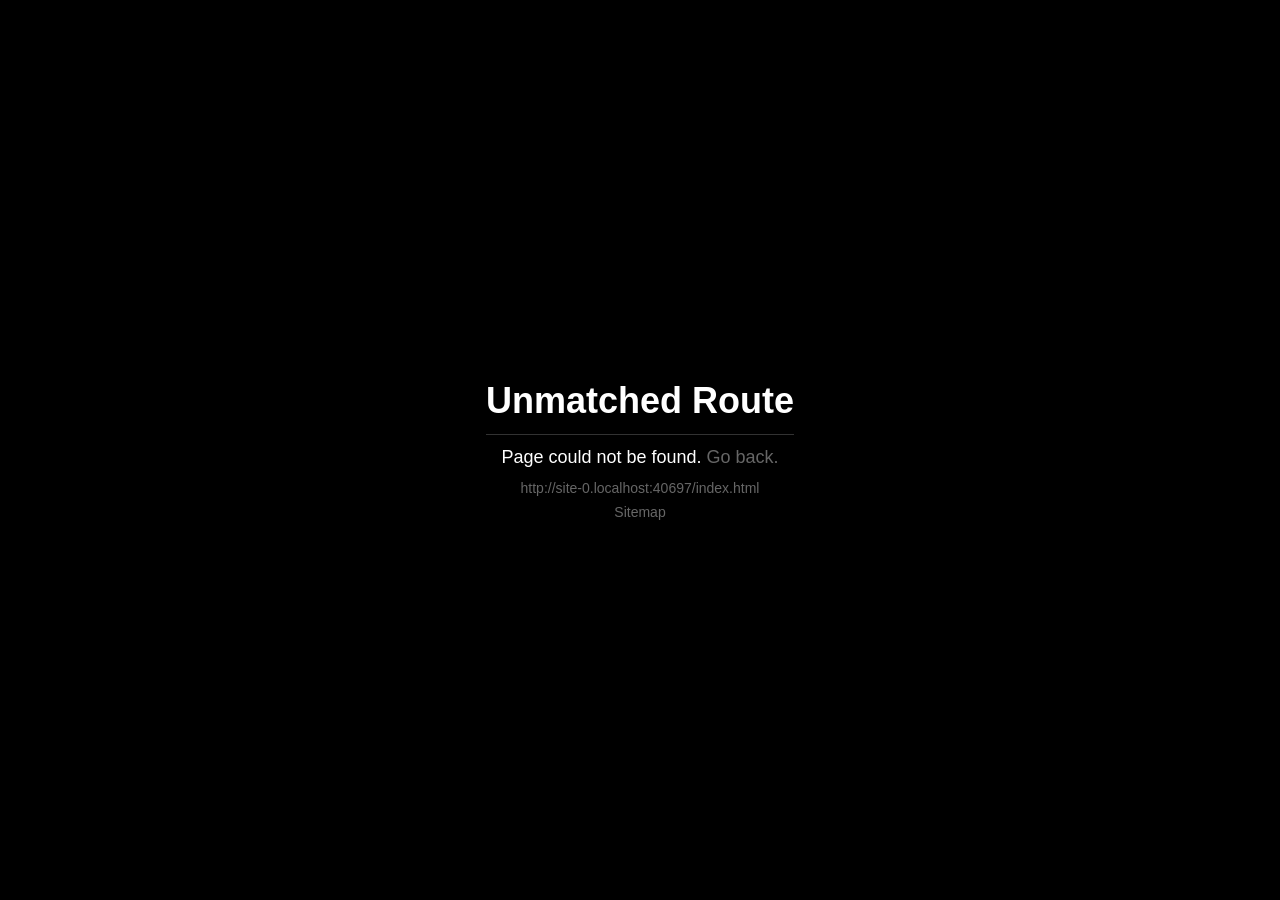
<file: index.html>
<!DOCTYPE html>
<html lang="en">
  <head>
    <meta charset="utf-8" />
    <meta httpEquiv="X-UA-Compatible" content="IE=edge" />
    <meta name="viewport" content="width=device-width, initial-scale=1, shrink-to-fit=no" />
    <title>MeCanIQ</title>
    <!-- The `react-native-web` recommended style reset: https://necolas.github.io/react-native-web/docs/setup/#root-element -->
    <style id="expo-reset">
      /* These styles make the body full-height */
      html,
      body {
        height: 100%;
      }
      /* These styles disable body scrolling if you are using <ScrollView> */
      body {
        overflow: hidden;
      }
      /* These styles make the root element full-height */
      #root {
        display: flex;
        height: 100%;
        flex: 1;
      }
    </style>
  <link rel="shortcut icon" href="/favicon.ico" /></head>

  <body>
    <!-- Use static rendering with Expo Router to support running without JavaScript. -->
    <noscript>
      You need to enable JavaScript to run this app.
    </noscript>
    <!-- The root element for your Expo app. -->
    <div id="root"></div>
  <script src="/_expo/static/js/web/entry-38804f47c1294d4569a61698d8f9b829.js" defer></script>
</body>
</html>
</file>
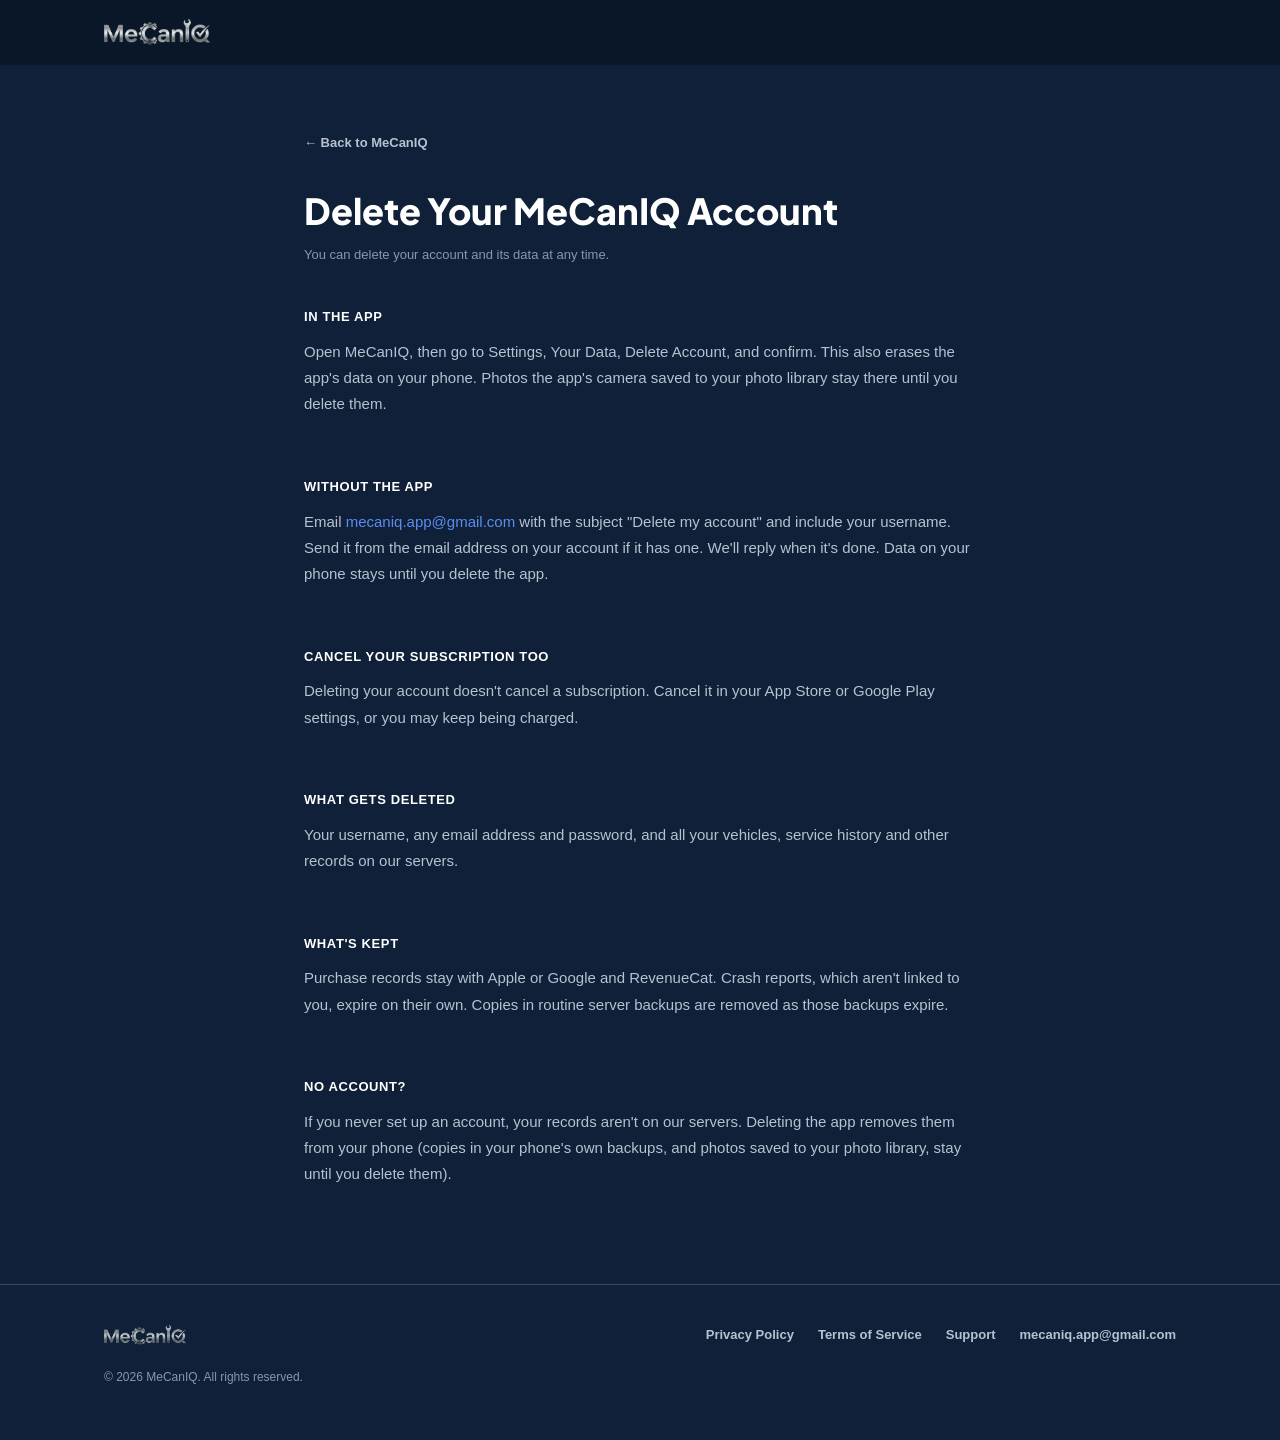
<file: delete-account.html>
<!DOCTYPE html>
<html lang="en">
<head>
<meta charset="UTF-8" />
<meta name="viewport" content="width=device-width, initial-scale=1.0" />
<title>Delete Your Account — MeCanIQ</title>
<meta name="theme-color" content="#0A1526" />
<link rel="icon" href="assets/favicon.png" />
<link rel="apple-touch-icon" href="assets/apple-touch-icon.png" />
<link rel="stylesheet" href="styles.css" />
</head>
<body>

<nav class="nav" id="nav">
  <div class="wrap">
    <a href="index.html"><img src="assets/logo-mark.png" alt="MeCanIQ" class="nav-logo" /></a>
  </div>
</nav>

<main class="legal-page">
  <div class="wrap">
    <a href="index.html" class="legal-back">← Back to MeCanIQ</a>
    <h1 class="legal-title">Delete Your MeCanIQ Account</h1>
    <p class="legal-effective">You can delete your account and its data at any time.</p>

    <div class="legal-body"><strong>In the app</strong>Open MeCanIQ, then go to Settings, Your Data, Delete Account, and confirm. This also erases the app's data on your phone. Photos the app's camera saved to your photo library stay there until you delete them.

<strong>Without the app</strong>Email <a href="mailto:mecaniq.app@gmail.com?subject=Delete%20my%20account">mecaniq.app@gmail.com</a> with the subject "Delete my account" and include your username. Send it from the email address on your account if it has one. We'll reply when it's done. Data on your phone stays until you delete the app.

<strong>Cancel your subscription too</strong>Deleting your account doesn't cancel a subscription. Cancel it in your App Store or Google Play settings, or you may keep being charged.

<strong>What gets deleted</strong>Your username, any email address and password, and all your vehicles, service history and other records on our servers.

<strong>What's kept</strong>Purchase records stay with Apple or Google and RevenueCat. Crash reports, which aren't linked to you, expire on their own. Copies in routine server backups are removed as those backups expire.

<strong>No account?</strong>If you never set up an account, your records aren't on our servers. Deleting the app removes them from your phone (copies in your phone's own backups, and photos saved to your photo library, stay until you delete them).</div>
  </div>
</main>

<footer>
  <div class="wrap">
    <img src="assets/logo-mark.png" alt="MeCanIQ" class="footer-logo" />
    <div class="footer-links">
      <a href="privacy.html">Privacy Policy</a>
      <a href="terms.html">Terms of Service</a>
      <a href="support.html">Support</a>
      <a href="mailto:mecaniq.app@gmail.com">mecaniq.app@gmail.com</a>
    </div>
    <p class="footer-copyright">© 2026 MeCanIQ. All rights reserved.</p>
  </div>
</footer>

<script src="script.js"></script>
</body>
</html>
</file>
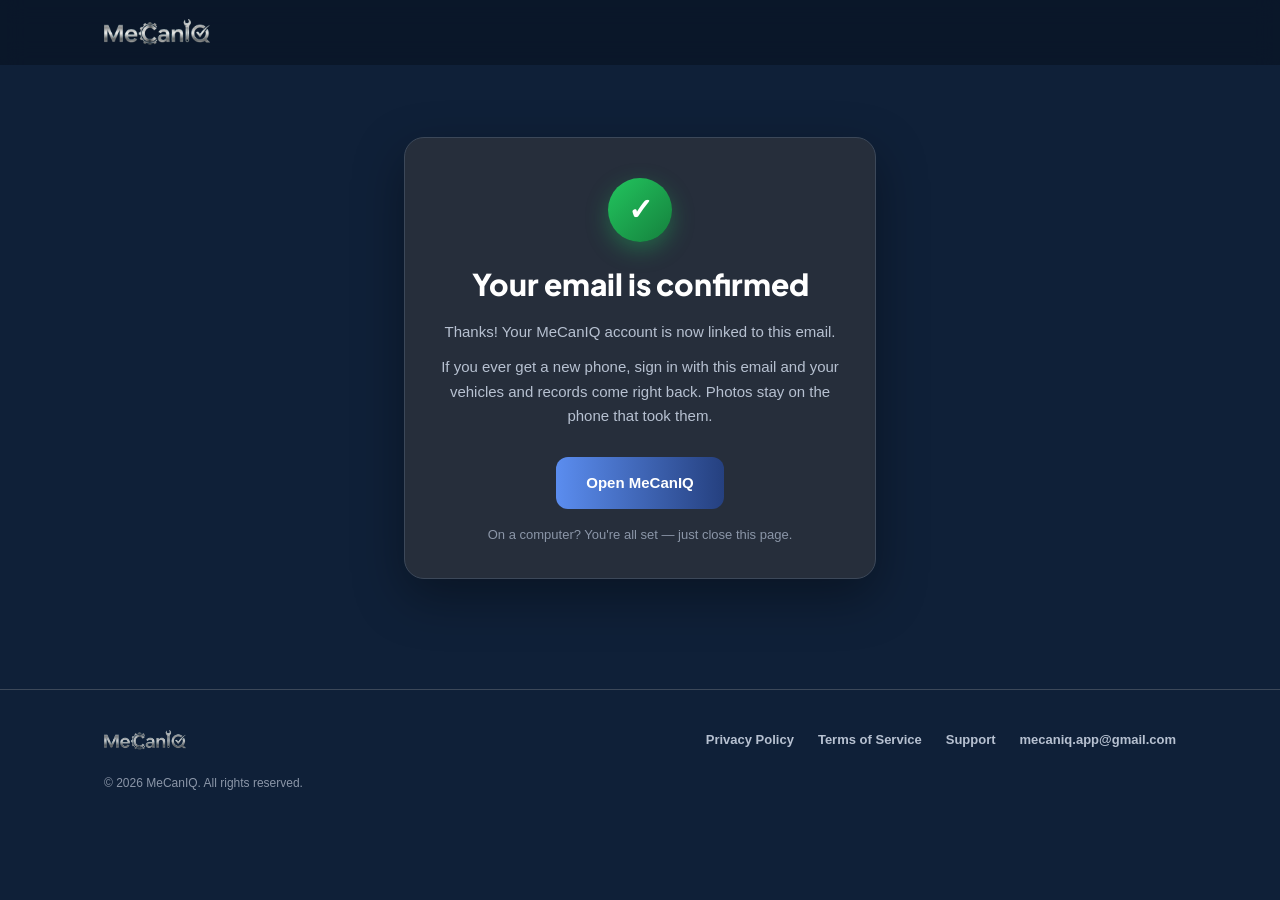
<file: email-confirmed.html>
<!DOCTYPE html>
<html lang="en">
<head>
<meta charset="UTF-8" />
<meta name="viewport" content="width=device-width, initial-scale=1.0" />
<title>Email Confirmed — MeCanIQ</title>
<meta name="theme-color" content="#0A1526" />
<meta name="robots" content="noindex" />
<link rel="icon" href="assets/favicon.png" />
<link rel="apple-touch-icon" href="assets/apple-touch-icon.png" />
<link rel="stylesheet" href="styles.css" />
</head>
<body>
<!--
  Where the link in MeCanIQ's confirmation email lands. Supabase confirms the address first,
  then sends the browser here with the outcome in the URL fragment (or query), e.g.
    #access_token=...&type=email_change        confirmed (it also hands over a session - unused here)
    #message=Confirmation+link+accepted...      first half of a two-step email change
    #error=access_denied&error_code=otp_expired&error_description=...
  The app points links here via EXPO_PUBLIC_EMAIL_CONFIRMED_URL (see accountService.ts); the URL
  must also be in Supabase -> Authentication -> URL Configuration -> Redirect URLs.
-->

<nav class="nav" id="nav">
  <div class="wrap">
    <a href="index.html"><img src="assets/logo-mark.png" alt="MeCanIQ" class="nav-logo" /></a>
  </div>
</nav>

<main class="confirm-page">
  <div class="wrap">
    <div class="confirm-card" id="card">
      <div class="confirm-badge" id="badge" aria-hidden="true">✓</div>
      <h1 class="confirm-title" id="title">Your email is confirmed</h1>
      <p class="confirm-text" id="text">Thanks! Your MeCanIQ account is now linked to this email.</p>
      <p class="confirm-text" id="detail">If you ever get a new phone, sign in with this email and your vehicles and records come right back. Photos stay on the phone that took them.</p>
      <a class="confirm-button" id="open-app" href="mecaniq://">Open MeCanIQ</a>
      <p class="confirm-hint" id="hint">On a computer? You're all set — just close this page.</p>
    </div>
  </div>
</main>

<footer>
  <div class="wrap">
    <img src="assets/logo-mark.png" alt="MeCanIQ" class="footer-logo" />
    <div class="footer-links">
      <a href="privacy.html">Privacy Policy</a>
      <a href="terms.html">Terms of Service</a>
      <a href="support.html">Support</a>
      <a href="mailto:mecaniq.app@gmail.com">mecaniq.app@gmail.com</a>
    </div>
    <p class="footer-copyright">© 2026 MeCanIQ. All rights reserved.</p>
  </div>
</footer>

<script>
(function () {
  // Supabase puts the outcome in the fragment (older setups use the query string) - read both.
  var params = new URLSearchParams((location.hash || '').replace(/^#/, ''));
  new URLSearchParams(location.search).forEach(function (v, k) { if (!params.has(k)) params.set(k, v); });

  // Never leave sign-in tokens sitting in the address bar or browser history.
  if (location.hash || location.search) history.replaceState(null, '', location.pathname);

  var set = function (id, text) { document.getElementById(id).textContent = text; };
  var card = document.getElementById('card');
  var error = params.get('error') || params.get('error_code');
  var code = params.get('error_code') || '';
  var message = params.get('message') || '';

  if (error) {
    card.classList.add('is-error');
    set('badge', '!');
    if (/expired/i.test(code) || /expired/i.test(params.get('error_description') || '')) {
      set('title', 'This link has expired');
      set('text', 'Confirmation links only work for 24 hours, and each one works once.');
    } else {
      set('title', "We couldn't confirm your email");
      set('text', 'This link didn’t work — it may have been used already, or copied only partly.');
    }
    set('detail', 'Getting a new one takes a second: open MeCanIQ, go to Settings, and tap “Resend Confirmation Email”.');
    set('hint', 'Your account and garage are fine either way — confirming only adds the email.');
  } else if (/other email/i.test(message)) {
    // Two-step email change: this address is confirmed, the other one still needs its link.
    set('title', 'Halfway there');
    set('text', 'This address is confirmed. We also sent a link to your other email address — tap that one too to finish the change.');
    set('detail', '');
  }
})();
</script>
</body>
</html>
</file>
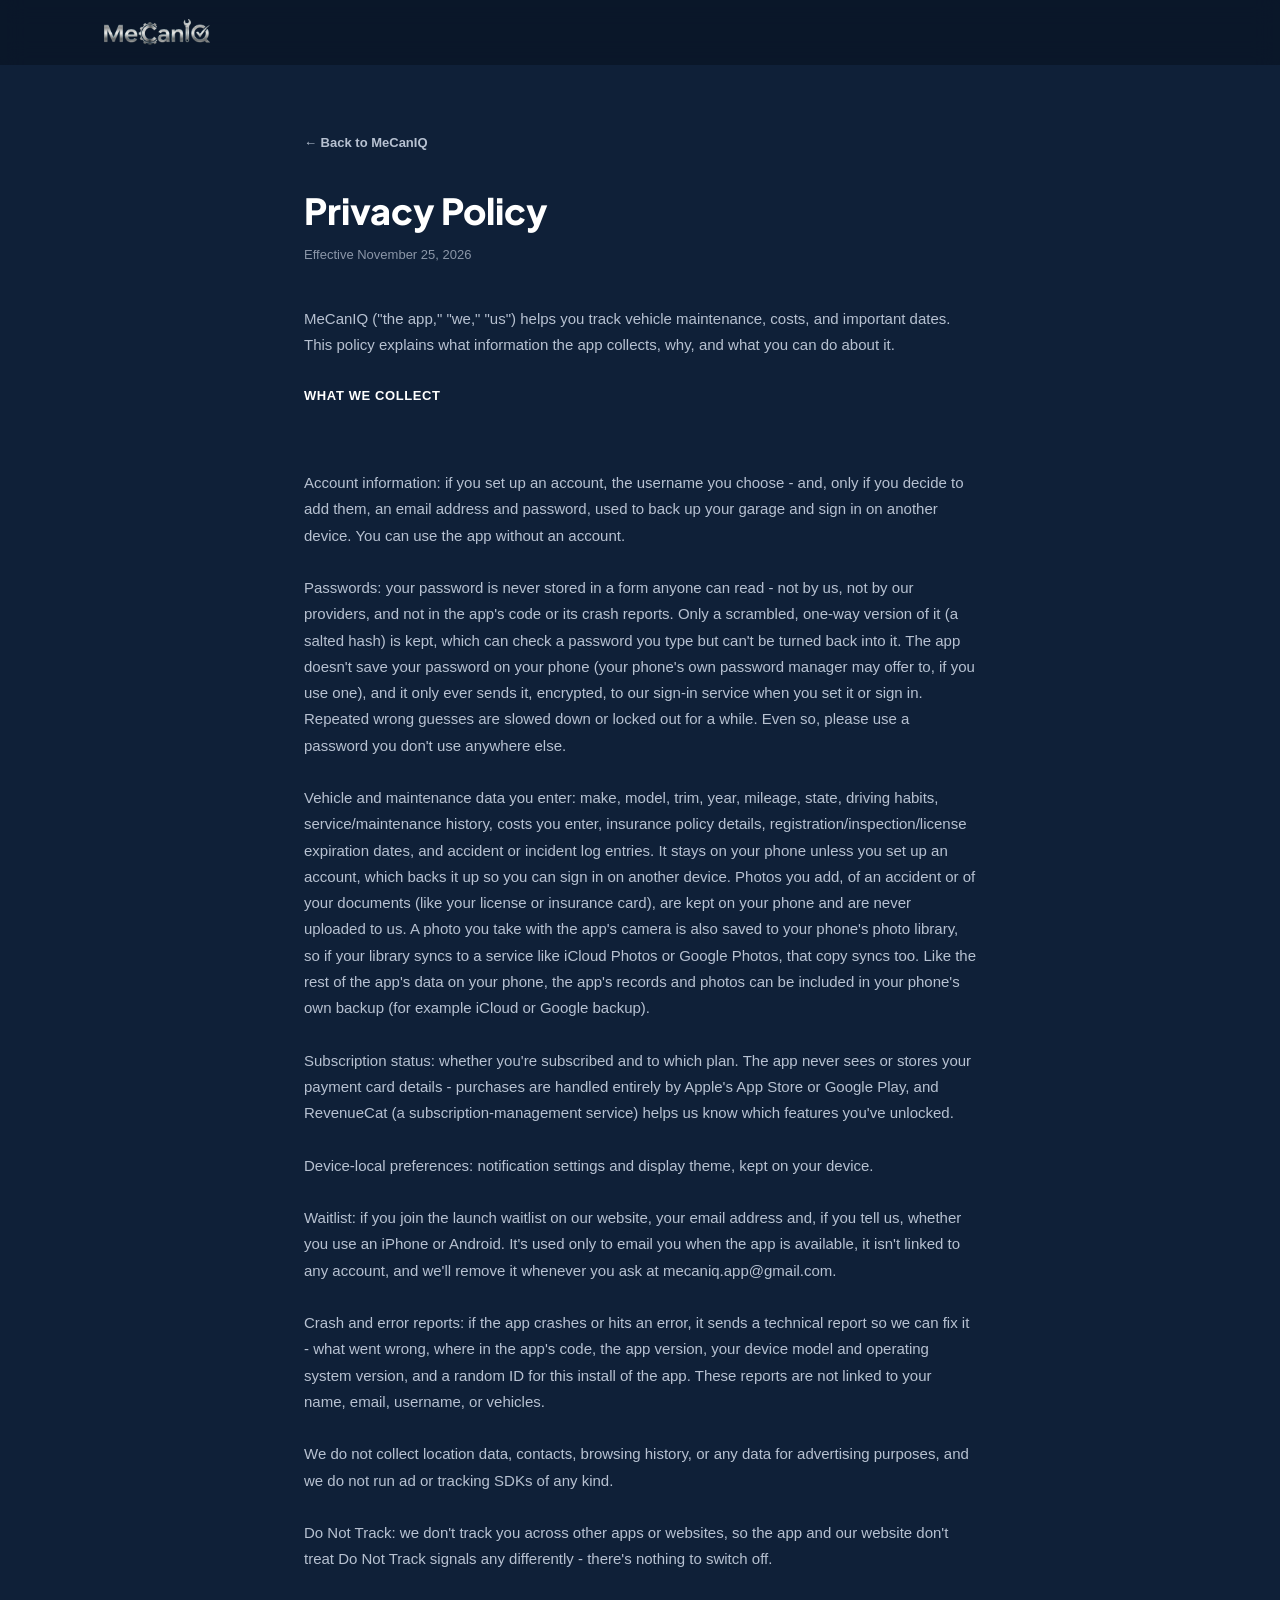
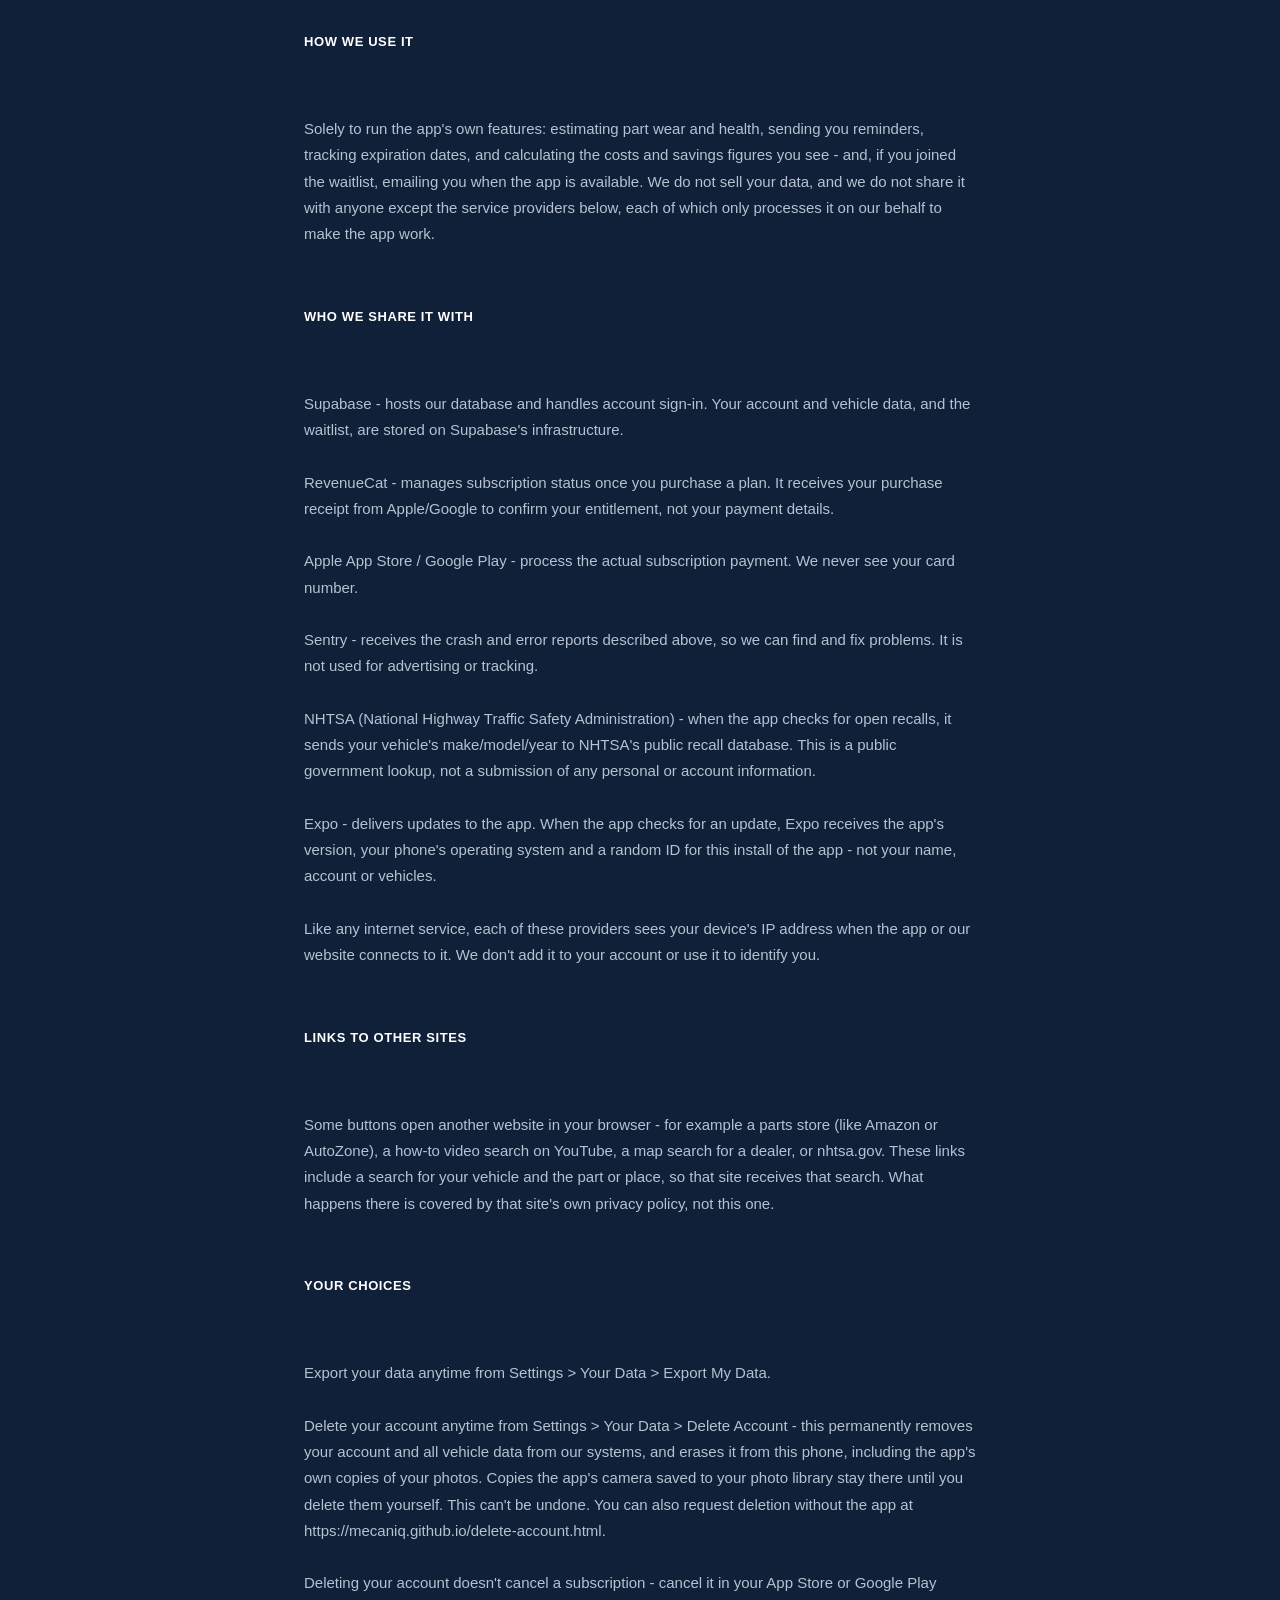
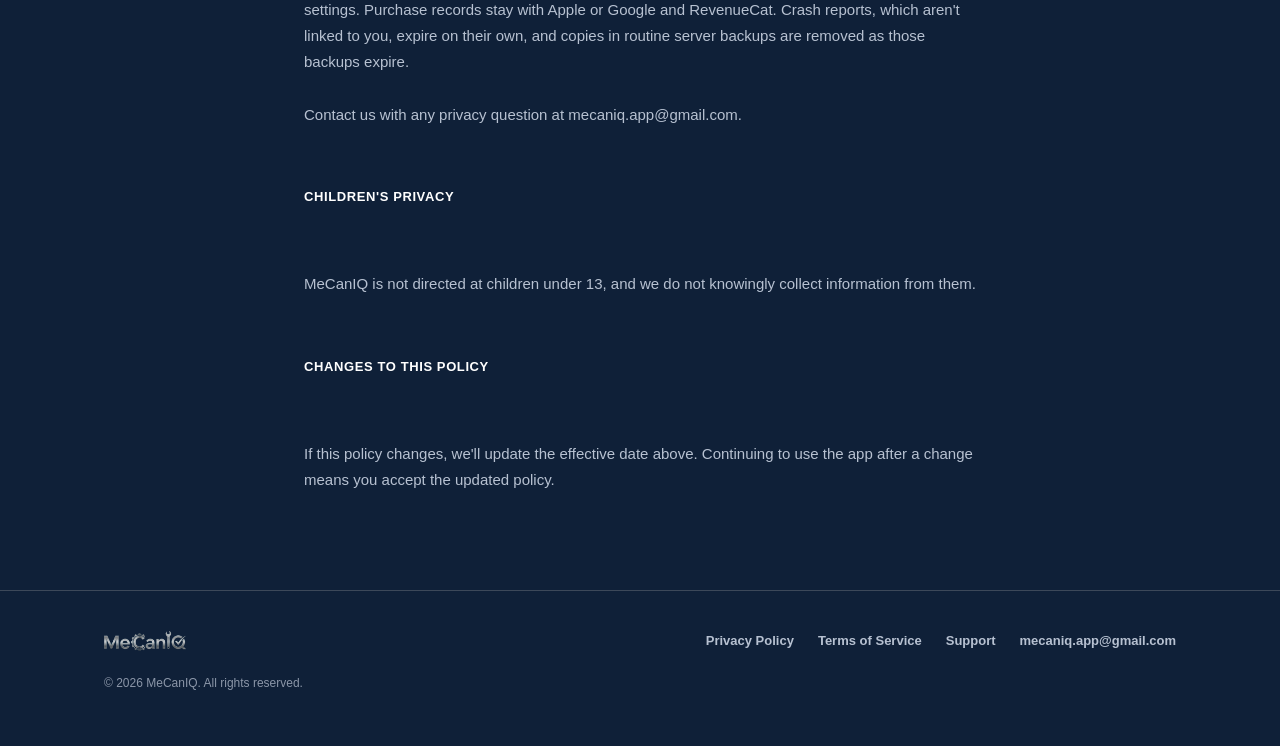
<file: privacy.html>
<!DOCTYPE html>
<html lang="en">
<head>
<meta charset="UTF-8" />
<meta name="viewport" content="width=device-width, initial-scale=1.0" />
<title>Privacy Policy — MeCanIQ</title>
<meta name="theme-color" content="#0A1526" />
<link rel="icon" href="assets/favicon.png" />
<link rel="apple-touch-icon" href="assets/apple-touch-icon.png" />
<link rel="stylesheet" href="styles.css" />
</head>
<body>

<nav class="nav" id="nav">
  <div class="wrap">
    <a href="index.html"><img src="assets/logo-mark.png" alt="MeCanIQ" class="nav-logo" /></a>
  </div>
</nav>

<main class="legal-page">
  <div class="wrap">
    <a href="index.html" class="legal-back">← Back to MeCanIQ</a>
    <h1 class="legal-title">Privacy Policy</h1>
    <p class="legal-effective">Effective November 25, 2026</p>

    <div class="legal-body">MeCanIQ ("the app," "we," "us") helps you track vehicle maintenance, costs, and important dates. This policy explains what information the app collects, why, and what you can do about it.

<strong>What we collect</strong>

Account information: if you set up an account, the username you choose - and, only if you decide to add them, an email address and password, used to back up your garage and sign in on another device. You can use the app without an account.

Passwords: your password is never stored in a form anyone can read - not by us, not by our providers, and not in the app's code or its crash reports. Only a scrambled, one-way version of it (a salted hash) is kept, which can check a password you type but can't be turned back into it. The app doesn't save your password on your phone (your phone's own password manager may offer to, if you use one), and it only ever sends it, encrypted, to our sign-in service when you set it or sign in. Repeated wrong guesses are slowed down or locked out for a while. Even so, please use a password you don't use anywhere else.

Vehicle and maintenance data you enter: make, model, trim, year, mileage, state, driving habits, service/maintenance history, costs you enter, insurance policy details, registration/inspection/license expiration dates, and accident or incident log entries. It stays on your phone unless you set up an account, which backs it up so you can sign in on another device. Photos you add, of an accident or of your documents (like your license or insurance card), are kept on your phone and are never uploaded to us. A photo you take with the app's camera is also saved to your phone's photo library, so if your library syncs to a service like iCloud Photos or Google Photos, that copy syncs too. Like the rest of the app's data on your phone, the app's records and photos can be included in your phone's own backup (for example iCloud or Google backup).

Subscription status: whether you're subscribed and to which plan. The app never sees or stores your payment card details - purchases are handled entirely by Apple's App Store or Google Play, and RevenueCat (a subscription-management service) helps us know which features you've unlocked.

Device-local preferences: notification settings and display theme, kept on your device.

Waitlist: if you join the launch waitlist on our website, your email address and, if you tell us, whether you use an iPhone or Android. It's used only to email you when the app is available, it isn't linked to any account, and we'll remove it whenever you ask at mecaniq.app@gmail.com.

Crash and error reports: if the app crashes or hits an error, it sends a technical report so we can fix it - what went wrong, where in the app's code, the app version, your device model and operating system version, and a random ID for this install of the app. These reports are not linked to your name, email, username, or vehicles.

We do not collect location data, contacts, browsing history, or any data for advertising purposes, and we do not run ad or tracking SDKs of any kind.

Do Not Track: we don't track you across other apps or websites, so the app and our website don't treat Do Not Track signals any differently - there's nothing to switch off.

<strong>How we use it</strong>

Solely to run the app's own features: estimating part wear and health, sending you reminders, tracking expiration dates, and calculating the costs and savings figures you see - and, if you joined the waitlist, emailing you when the app is available. We do not sell your data, and we do not share it with anyone except the service providers below, each of which only processes it on our behalf to make the app work.

<strong>Who we share it with</strong>

Supabase - hosts our database and handles account sign-in. Your account and vehicle data, and the waitlist, are stored on Supabase's infrastructure.

RevenueCat - manages subscription status once you purchase a plan. It receives your purchase receipt from Apple/Google to confirm your entitlement, not your payment details.

Apple App Store / Google Play - process the actual subscription payment. We never see your card number.

Sentry - receives the crash and error reports described above, so we can find and fix problems. It is not used for advertising or tracking.

NHTSA (National Highway Traffic Safety Administration) - when the app checks for open recalls, it sends your vehicle's make/model/year to NHTSA's public recall database. This is a public government lookup, not a submission of any personal or account information.

Expo - delivers updates to the app. When the app checks for an update, Expo receives the app's version, your phone's operating system and a random ID for this install of the app - not your name, account or vehicles.

Like any internet service, each of these providers sees your device's IP address when the app or our website connects to it. We don't add it to your account or use it to identify you.

<strong>Links to other sites</strong>

Some buttons open another website in your browser - for example a parts store (like Amazon or AutoZone), a how-to video search on YouTube, a map search for a dealer, or nhtsa.gov. These links include a search for your vehicle and the part or place, so that site receives that search. What happens there is covered by that site's own privacy policy, not this one.

<strong>Your choices</strong>

Export your data anytime from Settings &gt; Your Data &gt; Export My Data.

Delete your account anytime from Settings &gt; Your Data &gt; Delete Account - this permanently removes your account and all vehicle data from our systems, and erases it from this phone, including the app's own copies of your photos. Copies the app's camera saved to your photo library stay there until you delete them yourself. This can't be undone. You can also request deletion without the app at https://mecaniq.github.io/delete-account.html.

Deleting your account doesn't cancel a subscription - cancel it in your App Store or Google Play settings. Purchase records stay with Apple or Google and RevenueCat. Crash reports, which aren't linked to you, expire on their own, and copies in routine server backups are removed as those backups expire.

Contact us with any privacy question at mecaniq.app@gmail.com.

<strong>Children's privacy</strong>

MeCanIQ is not directed at children under 13, and we do not knowingly collect information from them.

<strong>Changes to this policy</strong>

If this policy changes, we'll update the effective date above. Continuing to use the app after a change means you accept the updated policy.</div>
  </div>
</main>

<footer>
  <div class="wrap">
    <img src="assets/logo-mark.png" alt="MeCanIQ" class="footer-logo" />
    <div class="footer-links">
      <a href="privacy.html">Privacy Policy</a>
      <a href="terms.html">Terms of Service</a>
      <a href="support.html">Support</a>
      <a href="mailto:mecaniq.app@gmail.com">mecaniq.app@gmail.com</a>
    </div>
    <p class="footer-copyright">© 2026 MeCanIQ. All rights reserved.</p>
  </div>
</footer>

<script src="script.js"></script>
</body>
</html>
</file>
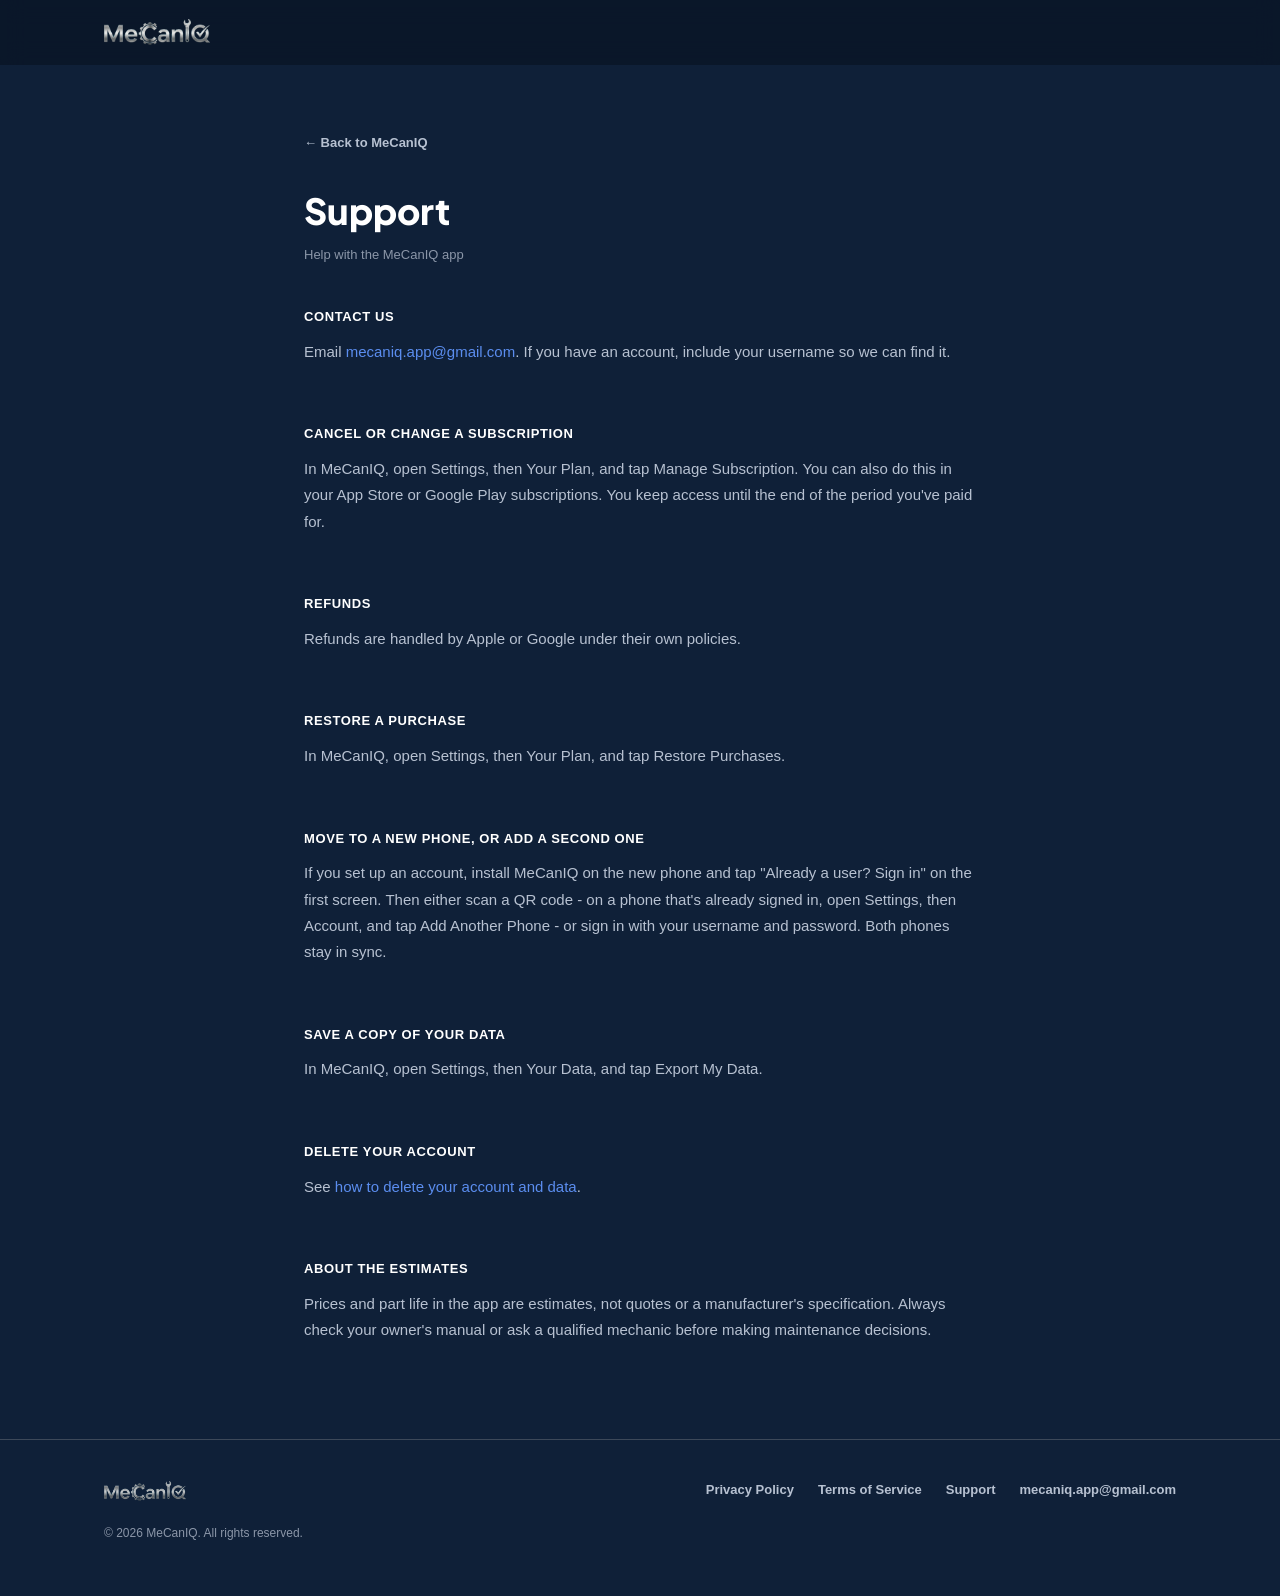
<file: support.html>
<!DOCTYPE html>
<html lang="en">
<head>
<meta charset="UTF-8" />
<meta name="viewport" content="width=device-width, initial-scale=1.0" />
<title>Support — MeCanIQ</title>
<meta name="theme-color" content="#0A1526" />
<link rel="icon" href="assets/favicon.png" />
<link rel="apple-touch-icon" href="assets/apple-touch-icon.png" />
<link rel="stylesheet" href="styles.css" />
</head>
<body>

<nav class="nav" id="nav">
  <div class="wrap">
    <a href="index.html"><img src="assets/logo-mark.png" alt="MeCanIQ" class="nav-logo" /></a>
  </div>
</nav>

<main class="legal-page">
  <div class="wrap">
    <a href="index.html" class="legal-back">← Back to MeCanIQ</a>
    <h1 class="legal-title">Support</h1>
    <p class="legal-effective">Help with the MeCanIQ app</p>

    <div class="legal-body"><strong>Contact us</strong>Email <a href="mailto:mecaniq.app@gmail.com">mecaniq.app@gmail.com</a>. If you have an account, include your username so we can find it.

<strong>Cancel or change a subscription</strong>In MeCanIQ, open Settings, then Your Plan, and tap Manage Subscription. You can also do this in your App Store or Google Play subscriptions. You keep access until the end of the period you've paid for.

<strong>Refunds</strong>Refunds are handled by Apple or Google under their own policies.

<strong>Restore a purchase</strong>In MeCanIQ, open Settings, then Your Plan, and tap Restore Purchases.

<strong>Move to a new phone, or add a second one</strong>If you set up an account, install MeCanIQ on the new phone and tap "Already a user? Sign in" on the first screen. Then either scan a QR code - on a phone that's already signed in, open Settings, then Account, and tap Add Another Phone - or sign in with your username and password. Both phones stay in sync.

<strong>Save a copy of your data</strong>In MeCanIQ, open Settings, then Your Data, and tap Export My Data.

<strong>Delete your account</strong>See <a href="delete-account.html">how to delete your account and data</a>.

<strong>About the estimates</strong>Prices and part life in the app are estimates, not quotes or a manufacturer's specification. Always check your owner's manual or ask a qualified mechanic before making maintenance decisions.</div>
  </div>
</main>

<footer>
  <div class="wrap">
    <img src="assets/logo-mark.png" alt="MeCanIQ" class="footer-logo" />
    <div class="footer-links">
      <a href="privacy.html">Privacy Policy</a>
      <a href="terms.html">Terms of Service</a>
      <a href="support.html">Support</a>
      <a href="mailto:mecaniq.app@gmail.com">mecaniq.app@gmail.com</a>
    </div>
    <p class="footer-copyright">© 2026 MeCanIQ. All rights reserved.</p>
  </div>
</footer>

<script src="script.js"></script>
</body>
</html>
</file>
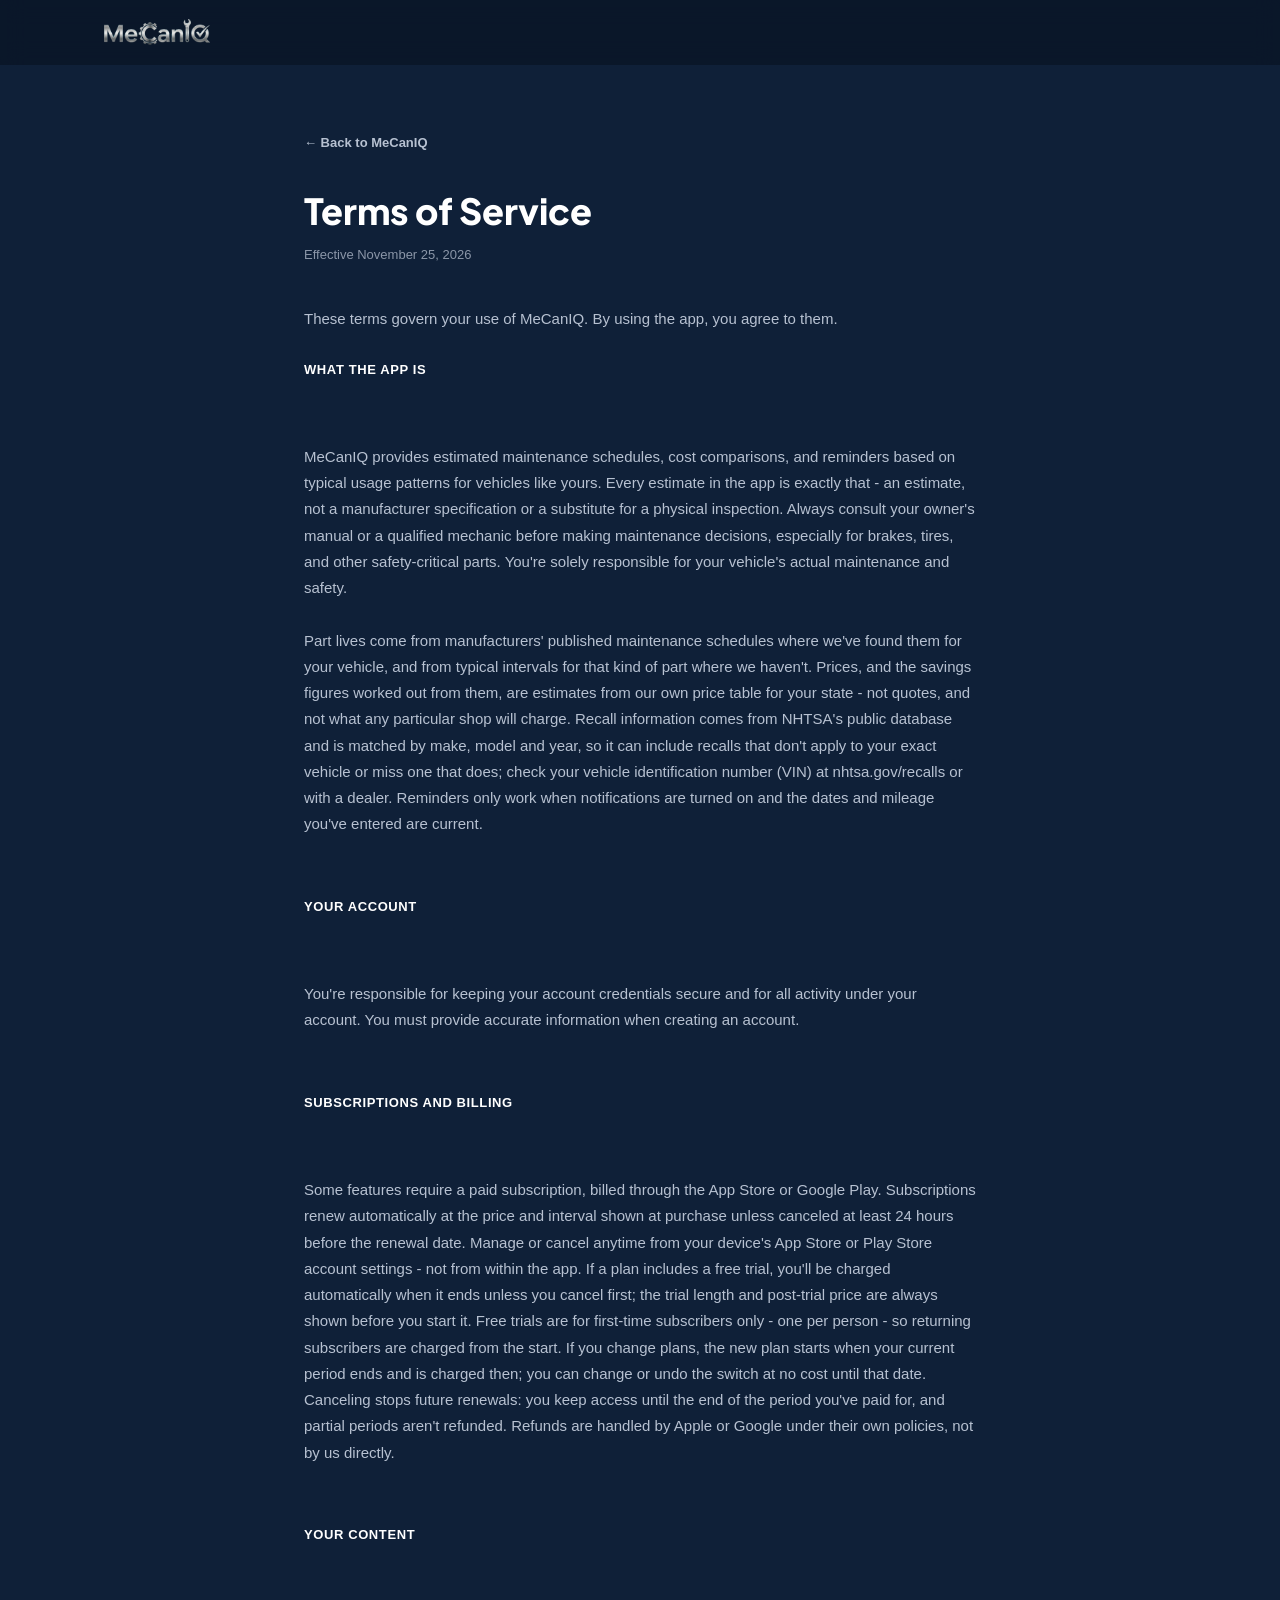
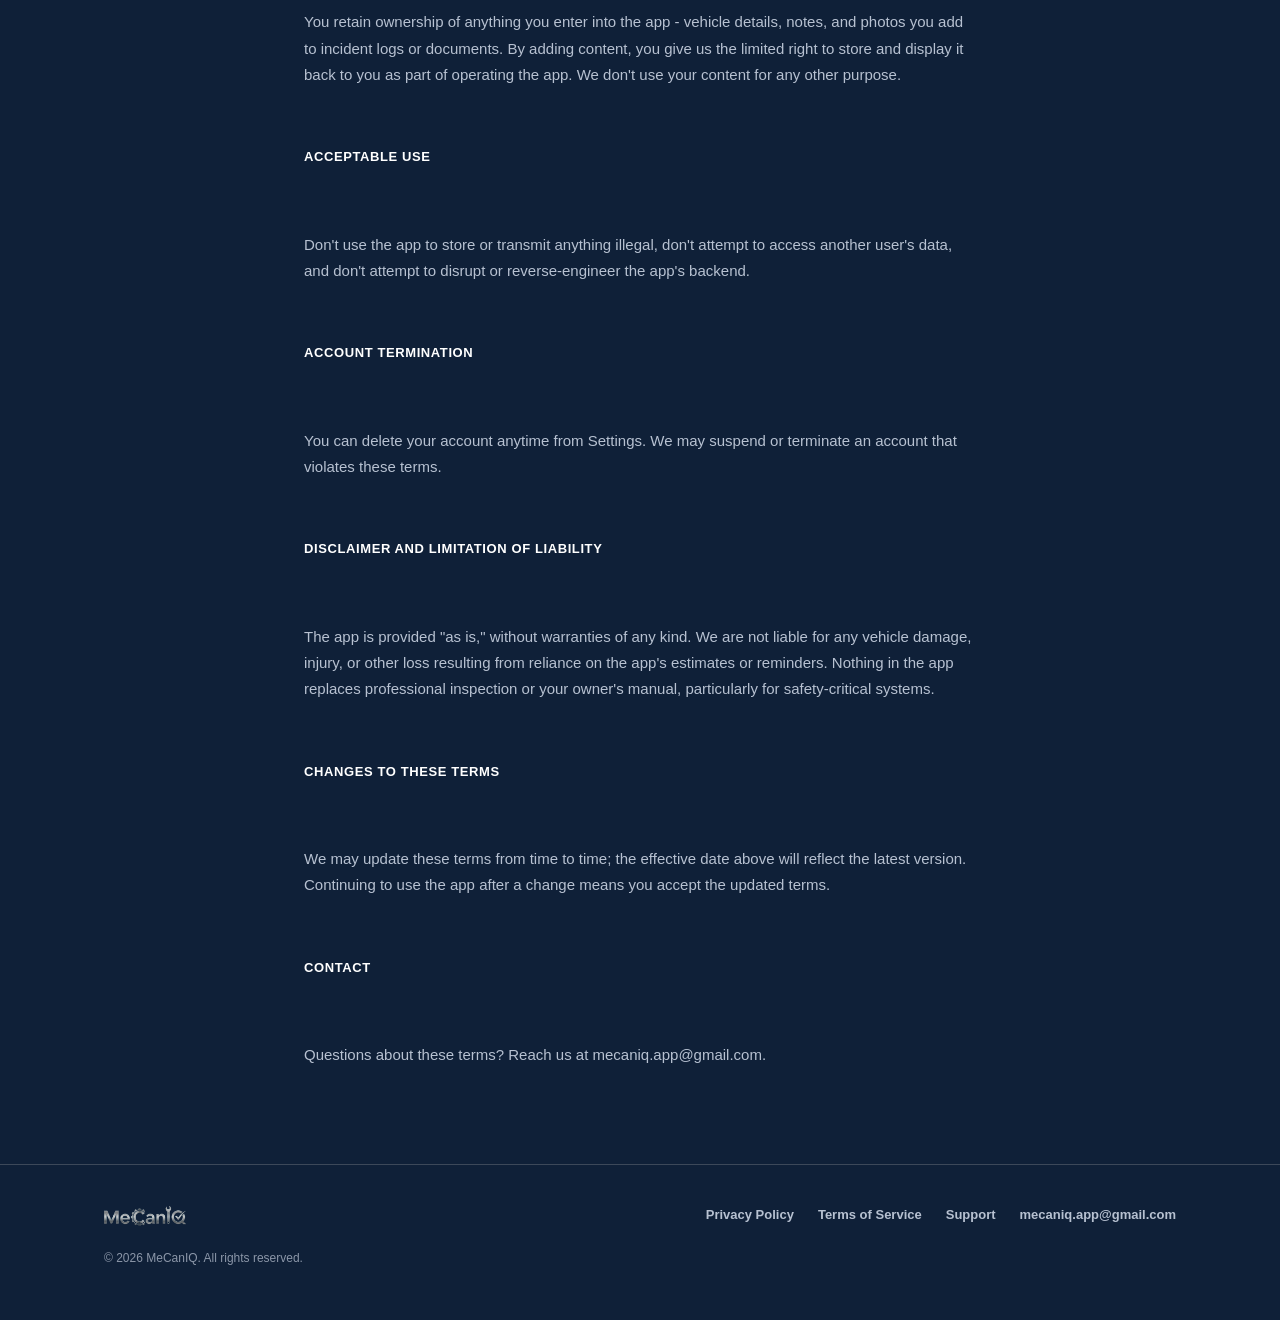
<file: terms.html>
<!DOCTYPE html>
<html lang="en">
<head>
<meta charset="UTF-8" />
<meta name="viewport" content="width=device-width, initial-scale=1.0" />
<title>Terms of Service — MeCanIQ</title>
<meta name="theme-color" content="#0A1526" />
<link rel="icon" href="assets/favicon.png" />
<link rel="apple-touch-icon" href="assets/apple-touch-icon.png" />
<link rel="stylesheet" href="styles.css" />
</head>
<body>

<nav class="nav" id="nav">
  <div class="wrap">
    <a href="index.html"><img src="assets/logo-mark.png" alt="MeCanIQ" class="nav-logo" /></a>
  </div>
</nav>

<main class="legal-page">
  <div class="wrap">
    <a href="index.html" class="legal-back">← Back to MeCanIQ</a>
    <h1 class="legal-title">Terms of Service</h1>
    <p class="legal-effective">Effective November 25, 2026</p>

    <div class="legal-body">These terms govern your use of MeCanIQ. By using the app, you agree to them.

<strong>What the app is</strong>

MeCanIQ provides estimated maintenance schedules, cost comparisons, and reminders based on typical usage patterns for vehicles like yours. Every estimate in the app is exactly that - an estimate, not a manufacturer specification or a substitute for a physical inspection. Always consult your owner's manual or a qualified mechanic before making maintenance decisions, especially for brakes, tires, and other safety-critical parts. You're solely responsible for your vehicle's actual maintenance and safety.

Part lives come from manufacturers' published maintenance schedules where we've found them for your vehicle, and from typical intervals for that kind of part where we haven't. Prices, and the savings figures worked out from them, are estimates from our own price table for your state - not quotes, and not what any particular shop will charge. Recall information comes from NHTSA's public database and is matched by make, model and year, so it can include recalls that don't apply to your exact vehicle or miss one that does; check your vehicle identification number (VIN) at nhtsa.gov/recalls or with a dealer. Reminders only work when notifications are turned on and the dates and mileage you've entered are current.

<strong>Your account</strong>

You're responsible for keeping your account credentials secure and for all activity under your account. You must provide accurate information when creating an account.

<strong>Subscriptions and billing</strong>

Some features require a paid subscription, billed through the App Store or Google Play. Subscriptions renew automatically at the price and interval shown at purchase unless canceled at least 24 hours before the renewal date. Manage or cancel anytime from your device's App Store or Play Store account settings - not from within the app. If a plan includes a free trial, you'll be charged automatically when it ends unless you cancel first; the trial length and post-trial price are always shown before you start it. Free trials are for first-time subscribers only - one per person - so returning subscribers are charged from the start. If you change plans, the new plan starts when your current period ends and is charged then; you can change or undo the switch at no cost until that date. Canceling stops future renewals: you keep access until the end of the period you've paid for, and partial periods aren't refunded. Refunds are handled by Apple or Google under their own policies, not by us directly.

<strong>Your content</strong>

You retain ownership of anything you enter into the app - vehicle details, notes, and photos you add to incident logs or documents. By adding content, you give us the limited right to store and display it back to you as part of operating the app. We don't use your content for any other purpose.

<strong>Acceptable use</strong>

Don't use the app to store or transmit anything illegal, don't attempt to access another user's data, and don't attempt to disrupt or reverse-engineer the app's backend.

<strong>Account termination</strong>

You can delete your account anytime from Settings. We may suspend or terminate an account that violates these terms.

<strong>Disclaimer and limitation of liability</strong>

The app is provided "as is," without warranties of any kind. We are not liable for any vehicle damage, injury, or other loss resulting from reliance on the app's estimates or reminders. Nothing in the app replaces professional inspection or your owner's manual, particularly for safety-critical systems.

<strong>Changes to these terms</strong>

We may update these terms from time to time; the effective date above will reflect the latest version. Continuing to use the app after a change means you accept the updated terms.

<strong>Contact</strong>

Questions about these terms? Reach us at mecaniq.app@gmail.com.</div>
  </div>
</main>

<footer>
  <div class="wrap">
    <img src="assets/logo-mark.png" alt="MeCanIQ" class="footer-logo" />
    <div class="footer-links">
      <a href="privacy.html">Privacy Policy</a>
      <a href="terms.html">Terms of Service</a>
      <a href="support.html">Support</a>
      <a href="mailto:mecaniq.app@gmail.com">mecaniq.app@gmail.com</a>
    </div>
    <p class="footer-copyright">© 2026 MeCanIQ. All rights reserved.</p>
  </div>
</footer>

<script src="script.js"></script>
</body>
</html>
</file>
<file: styles.css>
/* MeCanIQ website - shared styles for index.html and the public pages (privacy, terms, support,
   delete-account, email-confirmed).
   ---------------------------------------------------------------------------
   Colors come from src/WelcomeStep.tsx (the app's own onboarding hero), so the site and the app
   read as one product. Fixed-dark, no light theme: the app's hero is the same dark navy whatever
   the in-app theme - "the same way a brand launch screen wouldn't recolor itself".

   Type (2026-11-08, for reading on phones): headings, figures and buttons in Plus Jakarta Sans.
   Body text stays in each phone's own font - SF Pro on iPhone, Roboto on Android - the most
   readable choice there is, and it costs nothing to load.

   The heading font is served from this site (assets/fonts/, SIL Open Font License beside it), not
   from Google Fonts, so no visitor's browser contacts Google (2026-11-25). One variable file covers
   weights 600-800 for the Latin range, as Google Fonts itself served it. */

@font-face {
  font-family: 'Plus Jakarta Sans';
  font-style: normal;
  font-weight: 600 800;
  font-display: swap;
  src: url('assets/fonts/plus-jakarta-sans-latin.woff2') format('woff2');
  unicode-range: U+0000-00FF, U+0131, U+0152-0153, U+02BB-02BC, U+02C6, U+02DA, U+02DC, U+0304, U+0308, U+0329, U+2000-206F, U+20AC, U+2122, U+2191, U+2193, U+2212, U+2215, U+FEFF, U+FFFD;
}

:root {
  --bg-top: #0A1526;
  --bg-accent: #1B3A6B;
  --bg-end: #0F2038;
  --surface: #262E3B;
  --surface-2: #1C2533;
  --border: #3C4859;
  --text-muted: #8B96A8;
  --text-secondary: #B7C1D1;
  --text: #FFFFFF;
  --accent: #5B8DEF;
  --accent-dark: #25407F;
  --glow-primary: #5B9BFF;
  --glow-teal: #2FD4C0;
  --glow-primary-soft: rgba(91, 155, 255, 0.38);
  --glow-teal-soft: rgba(47, 212, 192, 0.12);

  /* Charts (validated with the data-viz palette checker against --surface, dark mode):
     one hue per chart - price ranges in blue, savings in teal. */
  --chart-blue: #5B8DEF;
  --chart-teal: #14A898;
  --chart-track: rgba(255, 255, 255, 0.07);
  --chart-grid: rgba(255, 255, 255, 0.08);

  /* The app's own "now" and "soon" tones (statusCritical / statusCaution, dark theme). */
  --now-bg: #4A1416;
  --now-border: #7A2326;
  --now-text: #F7A8A8;
  --soon-bg: #4A2A06;
  --soon-border: #7A4A10;
  --soon-text: #FDBA8C;

  --green: #4ADE80;
  --amber: #F5B41E;
  --violet: #8B7CF6;

  --font: -apple-system, BlinkMacSystemFont, 'Segoe UI', Roboto, Helvetica, Arial, sans-serif;
  --font-display: 'Plus Jakarta Sans', var(--font);

  --max-width: 1120px;
}

* { box-sizing: border-box; }
html { scroll-behavior: smooth; scroll-padding-top: 72px; }

body {
  margin: 0;
  font-family: var(--font);
  font-size: 16px;
  line-height: 1.6;
  background: var(--bg-end);
  color: var(--text);
  -webkit-font-smoothing: antialiased;
  overflow-x: hidden;
  /* Android Chrome's default tap flash clashes with this dark UI; every control has its own
     :active treatment instead. */
  -webkit-tap-highlight-color: transparent;
}

img { max-width: 100%; display: block; }
h1, h2, h3 { font-family: var(--font-display); }

a { color: var(--accent); text-decoration: none; }
a:hover { text-decoration: underline; }
a:active { opacity: 0.7; }
a:focus-visible, button:focus-visible, summary:focus-visible, [tabindex]:focus-visible {
  outline: 2px solid var(--glow-primary);
  outline-offset: 2px;
}

.wrap { max-width: var(--max-width); margin: 0 auto; padding: 0 24px; }
.sr-only {
  position: absolute; width: 1px; height: 1px; padding: 0; margin: -1px;
  overflow: hidden; clip: rect(0, 0, 0, 0); white-space: nowrap; border: 0;
}

/* ---------- Nav ---------- */
.nav {
  position: sticky;
  top: 0;
  z-index: 20;
  backdrop-filter: blur(12px);
  -webkit-backdrop-filter: blur(12px);
  background: rgba(10, 21, 38, 0.78);
  border-bottom: 1px solid transparent;
  transition: border-color 0.2s ease;
}
.nav.is-scrolled { border-bottom-color: var(--border); }
.nav .wrap { display: flex; align-items: center; justify-content: space-between; height: 64px; }
.nav-home { display: inline-flex; align-items: center; min-height: 44px; }
.nav-logo { height: 26px; width: auto; }
.nav-links { display: flex; align-items: center; gap: 22px; }
.nav-link { font-size: 14px; font-weight: 600; color: var(--text-secondary); padding: 12px 2px; }
.nav-link:hover, .nav-link:active { color: var(--text); text-decoration: none; }
/* 44px tall: the minimum comfortable tap target, centered with flex so the text stays small. */
.nav-cta {
  font-family: var(--font-display);
  font-size: 14px;
  font-weight: 700;
  color: var(--text);
  background: var(--accent);
  display: inline-flex;
  align-items: center;
  min-height: 44px;
  padding: 0 20px;
  border-radius: 22px;
  transition: background 0.15s ease, transform 0.15s ease;
}
.nav-cta:hover { background: var(--accent-dark); text-decoration: none; transform: translateY(-1px); }
.nav-cta:active { background: var(--accent-dark); transform: scale(0.97); }

/* ---------- Buttons ---------- */
.btn {
  font-family: var(--font-display);
  display: inline-flex;
  align-items: center;
  justify-content: center;
  min-height: 52px;
  padding: 0 28px;
  border-radius: 26px;
  font-size: 16px;
  font-weight: 700;
  transition: background 0.15s ease, transform 0.15s ease, border-color 0.15s ease, box-shadow 0.15s ease;
}
.btn:hover { text-decoration: none; transform: translateY(-1px); }
.btn:active { transform: scale(0.97); }
.btn-primary {
  color: var(--text);
  background: linear-gradient(90deg, var(--accent), #4677DA);
  box-shadow: 0 12px 30px -12px rgba(91, 141, 239, 0.85);
}
.btn-primary:hover, .btn-primary:active { background: var(--accent-dark); }
.btn-ghost {
  color: var(--text);
  border: 1px solid rgba(255, 255, 255, 0.28);
  background: rgba(255, 255, 255, 0.04);
}
.btn-ghost:hover, .btn-ghost:active { border-color: var(--accent); }
.btn-lg { min-height: 58px; padding: 0 34px; font-size: 17px; border-radius: 29px; }
.text-link {
  display: inline-block;
  font-weight: 700;
  font-size: 15px;
  padding: 12px 0;
}

/* ---------- Hero ---------- */
.hero {
  position: relative;
  overflow: hidden;
  padding: 56px 0 88px;
  background:
    radial-gradient(ellipse 760px 380px at 70% 30%, var(--glow-teal-soft) 0%, transparent 60%),
    linear-gradient(180deg, var(--bg-top) 0%, var(--bg-accent) 120px, var(--bg-top) 360px, var(--bg-top) 75%, var(--bg-end) 100%);
  background-repeat: no-repeat;
}
.hero::before {
  content: '';
  position: absolute;
  inset: 0;
  background: radial-gradient(ellipse 700px 360px at 72% 28%, var(--glow-primary-soft) 0%, transparent 60%);
  animation: glow-pulse 8s ease-in-out infinite;
  pointer-events: none;
}
@keyframes glow-pulse { 0%, 100% { opacity: 0.55; } 50% { opacity: 1; } }
.sheen {
  position: absolute;
  inset: 0;
  background: linear-gradient(105deg, transparent 30%, rgba(255,255,255,0.05) 48%, transparent 62%);
  pointer-events: none;
}
.hero .wrap { position: relative; z-index: 1; }
.hero-grid {
  display: grid;
  grid-template-columns: minmax(0, 1.15fr) minmax(0, 0.85fr);
  align-items: center;
  gap: 48px;
}
.hero-copy { min-width: 0; }
.hero-pill {
  display: inline-block;
  margin: 0 0 18px;
  padding: 6px 14px;
  border-radius: 999px;
  font-size: 13px;
  font-weight: 700;
  letter-spacing: 0.3px;
  color: var(--glow-teal);
  background: rgba(47, 212, 192, 0.1);
  border: 1px solid rgba(47, 212, 192, 0.35);
}
.hero-title {
  font-size: clamp(36px, 5.4vw, 60px);
  font-weight: 800;
  letter-spacing: -0.02em;
  line-height: 1.06;
  margin: 0 0 20px;
  text-wrap: balance;
}
.hero-subtitle {
  font-size: clamp(17px, 1.9vw, 20px);
  line-height: 1.55;
  color: rgba(255, 255, 255, 0.86);
  max-width: 540px;
  margin: 0;
  text-wrap: pretty;
}

/* ---------- Launch waitlist (top of the hero) ----------
   The first thing on the page (owner, 2026-11-11): the headline pill, then the form card - the one
   bright button above the fold - with the browser demo right under it as the quieter second step. */
.pill-launch {
  display: inline-flex;
  align-items: center;
  gap: 9px;
  font-size: 14px;
  color: var(--text);
  background: rgba(91, 141, 239, 0.16);
  border-color: rgba(91, 141, 239, 0.55);
}
.pill-stores { display: inline-flex; gap: 5px; }

/* The app icon (rounded like a home-screen icon) and the icon's gauge behind the headline. */
.hero-brand { display: flex; align-items: center; gap: 14px; margin: 0 0 18px; }
.hero-brand .hero-pill { margin: 0; }
.hero-icon {
  width: 60px;
  height: 60px;
  flex-shrink: 0;
  border-radius: 22.5%;
  box-shadow: 0 0 0 1px rgba(255, 255, 255, 0.14), 0 16px 36px -12px rgba(91, 155, 255, 0.8);
}
.hero-headline { position: relative; isolation: isolate; }
.hero-gauge {
  position: absolute;
  z-index: -1;
  width: 400px;
  max-width: none;
  height: auto;
  left: 50%;
  top: 56%;
  transform: translate(-50%, -50%); /* the spin-in below uses rotate/scale, so older browsers still place it right */
  opacity: 0.3;
  filter: drop-shadow(0 0 28px rgba(91, 155, 255, 0.45));
  pointer-events: none;
  animation: gauge-in 1.4s cubic-bezier(0.2, 0.7, 0.2, 1) 0.1s both;
}
/* It turns into place once, like a needle settling. */
@keyframes gauge-in { from { opacity: 0; rotate: -40deg; scale: 0.9; } to { opacity: 0.3; rotate: 0deg; scale: 1; } }
.pill-stores svg { width: 15px; height: 15px; fill: currentColor; }

.waitlist {
  margin-top: 28px;
  max-width: 500px;
  padding: 22px 22px 18px;
  border-radius: 22px;
  text-align: left;
  background:
    radial-gradient(ellipse 420px 180px at 50% 0%, rgba(91, 155, 255, 0.22), transparent 70%),
    linear-gradient(180deg, rgba(19, 40, 74, 0.92), rgba(13, 28, 51, 0.92));
  border: 1px solid rgba(91, 141, 239, 0.5);
  box-shadow: 0 30px 70px -40px rgba(91, 141, 239, 0.75);
}
.waitlist-form { display: grid; gap: 12px; }
/* display rules beat the hidden attribute on their own, so both halves restate it. */
.waitlist-form[hidden] { display: none; }
.waitlist-head { margin-bottom: 2px; }
.waitlist-title { font-size: 19px; font-weight: 800; letter-spacing: -0.01em; line-height: 1.25; margin: 0 0 4px; }
.waitlist-title:focus { outline: none; }
.waitlist-lead { font-size: 14.5px; line-height: 1.55; color: var(--text-secondary); margin: 0; text-wrap: pretty; }
/* 16px text: anything smaller makes iPhones zoom the page when the box is tapped. */
.waitlist-input {
  width: 100%;
  min-height: 52px;
  padding: 0 16px;
  border-radius: 14px;
  border: 1px solid var(--border);
  background: rgba(10, 21, 38, 0.75);
  color: var(--text);
  font: inherit;
  font-size: 16px;
  transition: border-color 0.15s ease, box-shadow 0.15s ease;
}
.waitlist-input::placeholder { color: var(--text-muted); }
.waitlist-input:focus { outline: none; border-color: var(--accent); box-shadow: 0 0 0 3px rgba(91, 141, 239, 0.3); }
.waitlist-input[aria-invalid="true"] { border-color: #F87171; box-shadow: 0 0 0 3px rgba(248, 113, 113, 0.22); }
.waitlist-platforms { display: flex; align-items: center; flex-wrap: wrap; gap: 8px; border: 0; padding: 0; margin: 0; min-width: 0; }
.waitlist-platforms legend { float: left; margin-right: 4px; padding: 0; font-size: 14px; font-weight: 600; color: var(--text-secondary); }
.waitlist-optional { font-weight: 400; color: var(--text-muted); }
.platform-chip { position: relative; }
.platform-chip input { position: absolute; opacity: 0; width: 1px; height: 1px; margin: 0; }
.platform-chip span {
  display: inline-flex;
  align-items: center;
  gap: 7px;
  min-height: 40px;
  padding: 0 16px;
  border-radius: 999px;
  border: 1px solid var(--border);
  background: rgba(255, 255, 255, 0.03);
  font-size: 14px;
  font-weight: 700;
  color: var(--text-secondary);
  cursor: pointer;
  user-select: none;
  transition: background 0.15s ease, border-color 0.15s ease, color 0.15s ease;
}
.platform-chip span::before {
  content: '';
  width: 16px; height: 16px; border-radius: 50%;
  border: 1.5px solid var(--text-muted);
  flex-shrink: 0;
  box-sizing: border-box;
}
.platform-chip input:checked + span { color: var(--text); border-color: var(--accent); background: rgba(91, 141, 239, 0.18); }
.platform-chip input:checked + span::before {
  border: 0;
  background: var(--accent)
    url("data:image/svg+xml,%3Csvg xmlns='http://www.w3.org/2000/svg' viewBox='0 0 16 16'%3E%3Cpath d='M4.5 8.2l2.2 2.2 4.8-4.9' fill='none' stroke='%23fff' stroke-width='1.9' stroke-linecap='round' stroke-linejoin='round'/%3E%3C/svg%3E") center / 16px no-repeat;
}
.platform-chip input:focus-visible + span { outline: 2px solid var(--glow-primary); outline-offset: 2px; }
.waitlist-hp { position: absolute; left: -9999px; width: 1px; height: 1px; overflow: hidden; }
.waitlist-error { margin: 0; font-size: 14px; font-weight: 600; color: var(--now-text); }
.waitlist-error:empty { display: none; }
.waitlist-submit { width: 100%; border: 0; cursor: pointer; margin-top: 2px; }
.waitlist-submit[disabled] { opacity: 0.7; cursor: default; transform: none; }
.waitlist-fine { margin: 0; font-size: 13px; color: var(--text-muted); text-align: center; }
.waitlist-tester { margin: 0; padding: 6px 0 6px 10px; border-left: 3px solid var(--accent); font-size: 13.5px; line-height: 1.5; color: var(--text-secondary); text-wrap: pretty; }
.waitlist-tester strong { color: var(--text); }
.waitlist-tester a { color: var(--accent); font-weight: 700; text-decoration: underline; text-underline-offset: 2px; }
.waitlist-done .waitlist-tester { margin-top: 10px; }
.waitlist-fine a { color: var(--text-secondary); text-decoration: underline; text-underline-offset: 2px; }
.waitlist-done { display: flex; align-items: flex-start; gap: 14px; padding: 4px 0; }
.waitlist-done[hidden] { display: none; }
.waitlist-check {
  width: 40px; height: 40px; border-radius: 50%; flex-shrink: 0;
  background: rgba(74, 222, 128, 0.16)
    url("data:image/svg+xml,%3Csvg xmlns='http://www.w3.org/2000/svg' viewBox='0 0 16 16'%3E%3Cpath d='M4.5 8.2l2.2 2.2 4.8-4.9' fill='none' stroke='%234ADE80' stroke-width='1.8' stroke-linecap='round' stroke-linejoin='round'/%3E%3C/svg%3E") center / 28px no-repeat;
}
.waitlist-done strong { color: var(--text); }
.waitlist-change {
  margin-top: 6px;
  padding: 10px 0;
  border: 0;
  background: none;
  font: inherit;
  font-size: 14px;
  font-weight: 700;
  color: var(--accent);
  cursor: pointer;
}
.waitlist-change:hover { text-decoration: underline; }

/* Wider screens: the email box and the button share one row, so the whole card sits above the
   fold on a 768px-tall laptop. Phones keep the stacked order: email, phone, button. */
@media (min-width: 961px) {
  .hero { padding-top: 40px; }
  .waitlist-form { grid-template-columns: minmax(0, 1fr) auto; grid-template-areas: "head head" "email submit" "platforms platforms" "tester tester" "error error" "fine fine"; }
  .waitlist-form .waitlist-tester { grid-area: tester; }
  .waitlist-head { grid-area: head; }
  .waitlist-input { grid-area: email; }
  .waitlist-submit { grid-area: submit; width: auto; margin-top: 0; padding: 0 26px; }
  .waitlist-platforms { grid-area: platforms; }
  .waitlist-error { grid-area: error; }
  .waitlist-fine { grid-area: fine; text-align: left; }
}
.hero-demo { display: flex; align-items: center; flex-wrap: wrap; gap: 12px 16px; margin-top: 22px; max-width: 500px; }
.hero-demo-note { flex: 1 1 200px; margin: 0; font-size: 14px; line-height: 1.5; color: var(--text-secondary); }
.hero-demo-note strong { color: var(--text); font-weight: 700; }
.final-note { margin: 12px 0 0; font-size: 14px; color: var(--text-secondary); }

/* The phone and its three call-outs. The call-outs restate what's on the screen. */
.hero-visual { position: relative; justify-self: center; width: 100%; max-width: 300px; }
.hero-phone { transform: rotate(-2deg); }
/* The hero picture is a sample garage, not a promise of results (2026-11-21). */
.hero-example { margin: 14px 0 0; text-align: center; font-size: 12px; color: var(--text-secondary); }
.chip {
  position: absolute;
  display: flex;
  align-items: center;
  gap: 10px;
  padding: 10px 14px;
  border-radius: 16px;
  background: rgba(28, 37, 51, 0.92);
  border: 1px solid rgba(255, 255, 255, 0.12);
  box-shadow: 0 18px 36px -16px rgba(0, 0, 0, 0.8);
  backdrop-filter: blur(8px);
  -webkit-backdrop-filter: blur(8px);
  font-size: 12.5px;
  line-height: 1.3;
  color: var(--text-secondary);
  white-space: nowrap;
  animation: float 6s ease-in-out infinite;
}
.chip strong { display: block; color: var(--text); font-size: 13px; }
.chip-alert { top: 16%; left: -46%; }
.chip-money { top: 44%; right: -34%; animation-delay: -2s; flex-direction: column; align-items: flex-start; gap: 0; }
.chip-health { bottom: 10%; left: -40%; animation-delay: -4s; }
.chip-dot {
  width: 10px; height: 10px; border-radius: 50%;
  background: #F87171;
  box-shadow: 0 0 0 4px rgba(248, 113, 113, 0.2);
  flex-shrink: 0;
}
.chip-big { font-family: var(--font-display); font-size: 22px; font-weight: 800; color: var(--green); }
.chip-ring {
  --p: 79;
  width: 40px; height: 40px; border-radius: 50%;
  display: grid; place-items: center;
  background: conic-gradient(var(--green) calc(var(--p) * 1%), rgba(255, 255, 255, 0.1) 0);
  flex-shrink: 0;
}
.chip-ring b {
  width: 32px; height: 32px; border-radius: 50%;
  display: grid; place-items: center;
  background: var(--surface-2);
  font-family: var(--font-display);
  font-size: 11px;
  color: var(--text);
}
@keyframes float { 0%, 100% { transform: translateY(0); } 50% { transform: translateY(-6px); } }

/* Hero load-in: one orchestrated moment, then everything stays quiet. */
@keyframes fade-up { from { opacity: 0; transform: translateY(10px); } to { opacity: 1; transform: translateY(0); } }
.hero-anim { opacity: 0; animation: fade-up 0.7s ease forwards; }
.hero-brand.hero-anim { animation-delay: 0.05s; }
.hero-title.hero-anim { animation-delay: 0.15s; }
.hero-subtitle.hero-anim { animation-delay: 0.27s; }
.waitlist.hero-anim { animation-delay: 0.36s; }
.hero-demo.hero-anim { animation-delay: 0.48s; }
.hero-visual.hero-anim { animation-delay: 0.3s; }

/* ---------- Section rhythm ---------- */
section { padding: 96px 0; }
.section-eyebrow {
  font-size: 13px;
  font-weight: 800;
  letter-spacing: 1.4px;
  text-transform: uppercase;
  color: var(--glow-teal);
  text-align: center;
  margin: 0 0 12px;
}
.section-title {
  font-size: clamp(30px, 4.2vw, 44px);
  font-weight: 800;
  letter-spacing: -0.015em;
  line-height: 1.12;
  text-align: center;
  margin: 0 auto 18px;
  max-width: 720px;
  text-wrap: balance;
}
.section-lead {
  font-size: 18px;
  line-height: 1.6;
  color: var(--text-secondary);
  text-align: center;
  max-width: 660px;
  margin: 0 auto;
  text-wrap: pretty;
}
.eyebrow-left, .title-left, .lead-left { text-align: left; margin-left: 0; }

/* Rows and cards rise in as they scroll into view (script.js), once. */
.reveal { opacity: 0; transform: translateY(18px); transition: opacity 0.6s ease, transform 0.6s ease; }
.reveal.is-visible { opacity: 1; transform: none; }

/* ---------- Why: the comparison ---------- */
.why { background: linear-gradient(180deg, var(--bg-end), #0C1A2E); }
.compare {
  max-width: 920px;
  margin: 44px auto 0;
  background: var(--surface-2);
  border: 1px solid var(--border);
  border-radius: 22px;
  overflow: hidden;
}
.compare-head, .compare-row {
  display: grid;
  grid-template-columns: 150px minmax(0, 1fr) minmax(0, 1fr);
}
.compare-head > span { padding: 18px 22px; font-family: var(--font-display); font-weight: 800; font-size: 15px; }
.compare-head-old { color: var(--text-muted); }
.compare-head-new { background: rgba(91, 141, 239, 0.12); display: flex; align-items: center; }
.compare-logo { height: 20px; width: auto; }
.compare-rows { list-style: none; margin: 0; padding: 0; }
.compare-row { border-top: 1px solid rgba(60, 72, 89, 0.7); }
.compare-row > span { padding: 16px 22px; font-size: 15px; line-height: 1.5; }
.compare-topic {
  font-size: 12px !important;
  font-weight: 800;
  letter-spacing: 0.8px;
  text-transform: uppercase;
  color: var(--text-muted);
  align-self: center;
}
.compare-old, .compare-new { position: relative; padding-left: 52px !important; }
.compare-old { color: var(--text-muted); }
.compare-new { color: var(--text); font-weight: 600; background: rgba(91, 141, 239, 0.12); }
.compare-old::before, .compare-new::before {
  content: '';
  position: absolute;
  left: 22px;
  top: 17px;
  width: 20px; height: 20px; border-radius: 50%;
  background-position: center; background-repeat: no-repeat; background-size: 20px;
}
.compare-old::before {
  background-color: rgba(248, 113, 113, 0.14);
  background-image: url("data:image/svg+xml,%3Csvg xmlns='http://www.w3.org/2000/svg' viewBox='0 0 20 20'%3E%3Cpath d='M7 7l6 6M13 7l-6 6' stroke='%23F87171' stroke-width='1.8' stroke-linecap='round'/%3E%3C/svg%3E");
}
.compare-new::before {
  background-color: rgba(74, 222, 128, 0.16);
  background-image: url("data:image/svg+xml,%3Csvg xmlns='http://www.w3.org/2000/svg' viewBox='0 0 20 20'%3E%3Cpath d='M6 10.3l2.7 2.7 5.4-5.6' fill='none' stroke='%234ADE80' stroke-width='1.9' stroke-linecap='round' stroke-linejoin='round'/%3E%3C/svg%3E");
}
.compare-note { margin: 14px auto 0; max-width: 920px; font-size: 13px; color: var(--text-muted); text-align: center; }

/* ---------- Try it: the sign examples ---------- */
.try-grid {
  display: grid;
  grid-template-columns: minmax(0, 1fr) 280px;
  gap: 64px;
  align-items: center;
  max-width: 960px;
}
.try-copy { min-width: 0; }
.try-chips { display: flex; flex-wrap: wrap; gap: 10px; margin: 26px 0 18px; }
.try-chip {
  font: inherit;
  font-size: 15px;
  font-weight: 600;
  color: var(--text);
  min-height: 44px;
  padding: 0 16px;
  border-radius: 22px;
  border: 1px solid var(--border);
  background: var(--surface-2);
  cursor: pointer;
  transition: background 0.15s ease, border-color 0.15s ease, transform 0.15s ease;
}
.try-chip:hover { border-color: var(--accent); }
.try-chip:active { transform: scale(0.97); }
.try-chip[aria-pressed="true"] { background: var(--accent); border-color: var(--accent); }
.try-result { min-height: 260px; }
/* The result card mirrors the app's opened sign: what it usually points to, how soon, the advice,
   and what else could cause it. */
.sign-card {
  background: var(--surface);
  border: 1px solid var(--border);
  border-radius: 18px;
  padding: 20px;
  animation: fade-up 0.35s ease;
}
.sign-heard { margin: 0 0 4px; font-size: 13px; color: var(--text-muted); }
.sign-label { margin: 0 0 14px; font-family: var(--font-display); font-size: 18px; font-weight: 700; }
.sign-outcome { border-radius: 14px; border: 1px solid; padding: 14px 16px; margin-bottom: 14px; }
.sign-outcome.tone-now { background: var(--now-bg); border-color: var(--now-border); color: var(--now-text); }
.sign-outcome.tone-soon { background: var(--soon-bg); border-color: var(--soon-border); color: var(--soon-text); }
.sign-lead { display: block; font-size: 12px; font-weight: 700; letter-spacing: 0.8px; text-transform: uppercase; }
.sign-part { display: block; font-family: var(--font-display); font-size: 24px; font-weight: 800; margin: 2px 0 8px; }
.sign-pill { display: inline-block; padding: 4px 12px; border-radius: 999px; font-size: 13px; font-weight: 700; }
.tone-now .sign-pill { background: var(--now-text); color: var(--now-bg); }
.tone-soon .sign-pill { background: var(--soon-text); color: var(--soon-bg); }
.sign-advice { margin: 0 0 10px; font-size: 15px; color: var(--text-secondary); }
.sign-also { margin: 0; font-size: 14px; color: var(--text-secondary); }
.sign-also strong { color: var(--text); }
.sign-tag {
  display: inline-block; margin-bottom: 12px; padding: 4px 10px; border-radius: 999px;
  font-size: 12px; font-weight: 700; color: var(--text-secondary); background: rgba(255,255,255,0.08);
}

/* ---------- Phone frames (real app screens) ---------- */
/* Captured from the store-screenshot garage (fictional cars and owner; real catalog and recall
   data) by scripts/storeAssets/capture.js, shrunk to 540px webp in assets/screens/. */
.phone-frame {
  width: 100%;
  background: #05090F;
  border: 1px solid var(--border);
  border-radius: 34px;
  padding: 8px;
  box-shadow: 0 30px 60px -28px rgba(0, 0, 0, 0.85), 0 0 0 1px rgba(255, 255, 255, 0.03) inset;
}
.phone-frame img { width: 100%; height: auto; aspect-ratio: 540 / 1174; border-radius: 26px; background: var(--bg-top); }

/* ---------- Feature rows ---------- */
.features { padding-bottom: 48px; }
.feature-row {
  display: grid;
  grid-template-columns: minmax(0, 1fr) 280px;
  align-items: center;
  gap: 64px;
  max-width: 900px;
  margin: 0 auto;
  padding: 56px 0;
}
.feature-row + .feature-row { border-top: 1px solid rgba(60, 72, 89, 0.6); }
.feature-row.is-flipped { grid-template-columns: 280px minmax(0, 1fr); }
.feature-row.is-flipped .feature-shot { order: -1; }
.feature-copy { min-width: 0; }
.feature-eyebrow { font-size: 13px; font-weight: 800; letter-spacing: 1.2px; text-transform: uppercase; color: var(--accent); margin: 0 0 10px; }
.feature-title { font-size: clamp(26px, 3.2vw, 34px); font-weight: 800; letter-spacing: -0.01em; line-height: 1.15; margin: 0 0 14px; text-wrap: balance; }
.feature-lead { font-size: 18px; line-height: 1.6; color: var(--text-secondary); margin: 0 0 20px; max-width: 520px; text-wrap: pretty; }
.feature-shot { margin: 0; justify-self: center; width: 100%; max-width: 280px; }
.feature-list { list-style: none; padding: 0; margin: 0; display: grid; gap: 12px; }
.feature-list li { position: relative; padding-left: 30px; font-size: 16px; line-height: 1.5; color: var(--text); }
.feature-list li::before {
  content: '';
  position: absolute; left: 0; top: 2px;
  width: 20px; height: 20px; border-radius: 50%;
  background: rgba(74, 222, 128, 0.16)
    url("data:image/svg+xml,%3Csvg xmlns='http://www.w3.org/2000/svg' viewBox='0 0 20 20'%3E%3Cpath d='M6 10.3l2.7 2.7 5.4-5.6' fill='none' stroke='%234ADE80' stroke-width='1.9' stroke-linecap='round' stroke-linejoin='round'/%3E%3C/svg%3E") center / 20px no-repeat;
}

/* ---------- Prices: charts and stat tiles ---------- */
.prices { background: linear-gradient(180deg, transparent, rgba(27, 58, 107, 0.22) 40%, transparent); }
.price-grid {
  display: grid;
  grid-template-columns: minmax(0, 1.25fr) minmax(0, 1fr);
  gap: 20px;
  margin-top: 44px;
  align-items: stretch;
}
.chart-card {
  margin: 0;
  background: var(--surface);
  border: 1px solid var(--border);
  border-radius: 20px;
  padding: 24px;
  min-width: 0;
}
.chart-wide { margin-top: 20px; }
.chart-title { font-family: var(--font-display); font-size: 18px; font-weight: 700; line-height: 1.35; margin: 0 0 4px; }
.chart-sub { display: block; font-family: var(--font); font-size: 14px; font-weight: 400; color: var(--text-muted); margin-top: 2px; }
.chart-rows { list-style: none; margin: 22px 0 0; padding: 0; display: grid; gap: 16px; }
.chart-row { position: relative; display: grid; grid-template-columns: minmax(0, 1fr) auto; row-gap: 7px; column-gap: 12px; border-radius: 8px; outline-offset: 4px; }
.chart-label { font-size: 15px; color: var(--text-secondary); }
.chart-value { font-size: 15px; font-weight: 700; color: var(--text); font-variant-numeric: tabular-nums; }
/* The track carries the hairline grid (one line per axis tick) so the bars read against the axis. */
.chart-track {
  grid-column: 1 / -1;
  position: relative;
  height: 14px;
  border-radius: 7px;
  background-color: var(--chart-track);
}
.chart-track.has-grid {
  background-image: linear-gradient(to right, var(--chart-grid) 1px, transparent 1px);
  background-size: calc(100% / var(--ticks, 5)) 100%;
}
.chart-bar { position: absolute; top: 0; bottom: 0; border-radius: 4px; }
.range-bar { background: var(--chart-blue); }
/* A bar that grows from the baseline: square there, rounded at the data end. */
.save-bar { left: 0; background: var(--chart-teal); border-radius: 0 4px 4px 0; }
.chart-axis { position: relative; height: 18px; margin-top: 8px; font-size: 12px; color: var(--text-muted); font-variant-numeric: tabular-nums; }
.chart-axis span { position: absolute; top: 0; transform: translateX(-50%); }
.chart-axis span:first-child { transform: none; }
.chart-axis span:last-child { transform: translateX(-100%); }
/* Hover/focus detail - an extra, never the only way to read a value (the labels and the table carry it). */
.chart-row[data-tip]:hover::after, .chart-row[data-tip]:focus-visible::after {
  content: attr(data-tip);
  position: absolute;
  left: 0;
  bottom: calc(100% + 6px);
  z-index: 2;
  max-width: 100%;
  padding: 8px 12px;
  border-radius: 10px;
  background: #0B1422;
  border: 1px solid var(--border);
  color: var(--text);
  font-size: 13px;
  line-height: 1.4;
  box-shadow: 0 12px 24px -12px rgba(0, 0, 0, 0.8);
  pointer-events: none;
}
.chart-table { margin-top: 18px; font-size: 14px; color: var(--text-secondary); }
.chart-table summary { cursor: pointer; font-weight: 700; color: var(--accent); padding: 10px 0; min-height: 44px; display: flex; align-items: center; }
.chart-table table { width: 100%; border-collapse: collapse; margin-top: 6px; font-variant-numeric: tabular-nums; }
.chart-table th, .chart-table td { text-align: left; padding: 8px 6px; border-top: 1px solid var(--border); }
.chart-table th { color: var(--text-muted); font-weight: 600; font-size: 13px; }
.chart-table td + td, .chart-table th + th { text-align: right; }
.chart-fine { margin: 18px auto 0; max-width: 760px; font-size: 13px; color: var(--text-muted); text-align: center; }
.inline-cta { text-align: center; margin-top: 28px; }

.stat-stack { display: grid; gap: 14px; min-width: 0; }
.stat-tile {
  position: relative;
  background: var(--surface);
  border: 1px solid var(--border);
  border-radius: 18px;
  padding: 20px 22px;
  overflow: hidden;
}
.stat-tile::before { content: ''; position: absolute; left: 0; top: 0; bottom: 0; width: 4px; }
.tile-amber::before { background: var(--amber); }
.tile-blue::before { background: var(--chart-blue); }
.tile-green::before { background: var(--green); }
.tile-value {
  margin: 0 0 6px;
  font-family: var(--font-display);
  font-size: clamp(30px, 3.4vw, 38px);
  font-weight: 800;
  line-height: 1.05;
  letter-spacing: -0.01em;
  background-clip: text;
  -webkit-background-clip: text;
  color: transparent;
}
.tile-amber .tile-value { background-image: linear-gradient(90deg, #FCD34D, #F59E0B); }
.tile-blue .tile-value { background-image: linear-gradient(90deg, #93B8FF, #5B8DEF); }
.tile-green .tile-value { background-image: linear-gradient(90deg, #86EFAC, #22C55E); }
.tile-text { margin: 0; font-size: 15px; line-height: 1.5; color: var(--text-secondary); }
.tile-source { display: inline-block; margin-top: 8px; font-size: 13px; font-weight: 600; padding: 4px 0; }

/* ---------- Built for your car ---------- */
.fleet-grid {
  display: grid;
  grid-template-columns: repeat(4, minmax(0, 1fr));
  gap: 18px 22px;
  max-width: 760px;
  margin: 40px auto 0;
}
.fleet-car { width: 100%; height: auto; aspect-ratio: 1 / 0.62; object-fit: contain; transition: transform 0.25s ease; }
.fleet-car:hover { transform: translateY(-3px) scale(1.04); }
.stats {
  display: grid;
  grid-template-columns: repeat(4, minmax(0, 1fr));
  gap: 16px;
  max-width: 900px;
  margin: 36px auto 0;
}
.stat {
  background: var(--surface);
  border: 1px solid var(--border);
  border-radius: 18px;
  padding: 24px 16px;
  text-align: center;
  display: flex;
  flex-direction: column;
}
.stat-value {
  font-family: var(--font-display);
  font-size: clamp(34px, 4.4vw, 48px);
  font-weight: 800;
  line-height: 1.05;
  background-clip: text;
  -webkit-background-clip: text;
  color: transparent;
}
.grad-blue { background-image: linear-gradient(90deg, #93B8FF, #5B8DEF); }
.grad-teal { background-image: linear-gradient(90deg, #5EEAD4, #14B8A6); }
.grad-amber { background-image: linear-gradient(90deg, #FCD34D, #F59E0B); }
.grad-green { background-image: linear-gradient(90deg, #86EFAC, #22C55E); }
.stat-label { margin: 8px 0 0; font-size: 14px; line-height: 1.45; color: var(--text-secondary); }
/* "back to about" reads before the year, so that one label sits above its number. */
.stat:nth-child(3) .stat-label { order: -1; margin: 0 0 8px; }
.built-note { margin-top: 28px; font-size: 16px; }

/* ---------- Showcase ---------- */
/* Desktop: 4-up. Phone: a horizontal scroll-snap row, the next screen peeking in as the cue. */
.showcase-grid { display: grid; grid-template-columns: repeat(4, minmax(0, 1fr)); gap: 28px; margin-top: 44px; }
.phone-mock { margin: 0; display: flex; flex-direction: column; align-items: center; min-width: 0; }
.phone-mock .phone-frame { max-width: 220px; }
.showcase-caption { margin-top: 16px; font-size: 15px; line-height: 1.5; color: var(--text-secondary); text-align: center; }
.showcase-caption-eyebrow { display: block; font-family: var(--font-display); font-size: 13px; font-weight: 800; letter-spacing: 0.6px; text-transform: uppercase; color: var(--text); margin-bottom: 2px; }

/* ---------- Privacy cards ---------- */
.benefits-grid { display: grid; grid-template-columns: repeat(3, minmax(0, 1fr)); gap: 20px; max-width: 920px; margin: 44px auto 0; }
.benefit-card {
  background: var(--surface);
  border: 1px solid var(--border);
  border-radius: 18px;
  padding: 26px 24px;
  opacity: 0;
  transform: translateY(14px);
  transition: opacity 0.5s ease, transform 0.5s ease, border-color 0.2s ease, box-shadow 0.2s ease;
}
.benefit-card.is-visible { opacity: 1; transform: translateY(0); }
.benefit-card:hover { border-color: var(--accent); box-shadow: 0 0 0 1px rgba(91,141,239,0.25), 0 12px 30px -14px rgba(91,141,239,0.5); }
.benefit-icon { width: 46px; height: 46px; border-radius: 13px; display: flex; align-items: center; justify-content: center; margin-bottom: 16px; }
.benefit-icon svg { width: 22px; height: 22px; }
.icon-blue { background: linear-gradient(135deg, var(--accent), var(--accent-dark)); }
.icon-teal { background: linear-gradient(135deg, #14B8A6, #0F766E); }
.icon-violet { background: linear-gradient(135deg, var(--violet), #5B21B6); }
.benefit-title { font-size: 18px; font-weight: 700; margin: 0 0 8px; }
.benefit-text { font-size: 15px; line-height: 1.55; color: var(--text-secondary); margin: 0; text-wrap: pretty; }

/* ---------- Plans ---------- */
.plans { display: grid; grid-template-columns: repeat(2, minmax(0, 1fr)); gap: 20px; max-width: 780px; margin: 44px auto 0; }
.plan { position: relative; background: var(--surface); border: 1px solid var(--border); border-radius: 22px; padding: 30px 28px; min-width: 0; }
.plan-featured { border-color: var(--accent); box-shadow: 0 0 0 1px rgba(91, 141, 239, 0.3), 0 22px 44px -22px rgba(91, 141, 239, 0.7); }
.plan-badge {
  position: absolute; top: -13px; left: 28px; margin: 0;
  padding: 4px 12px; border-radius: 999px;
  font-size: 12px; font-weight: 800; letter-spacing: 0.4px;
  color: #052E16; background: linear-gradient(90deg, #86EFAC, #4ADE80);
}
.plan-name { font-size: 14px; font-weight: 800; letter-spacing: 1px; text-transform: uppercase; color: var(--text-secondary); margin: 0 0 8px; }
.plan-price { font-family: var(--font-display); font-size: 46px; font-weight: 800; line-height: 1.1; margin: 0 0 8px; }
.plan-per { font-size: 17px; font-weight: 600; color: var(--text-secondary); margin-left: 2px; }
.plan-sub { font-size: 15px; line-height: 1.55; color: var(--text-secondary); margin: 0 0 18px; text-wrap: pretty; }
.plan .feature-list { margin-top: 18px; }
.plans-note { margin-top: 26px; font-size: 15px; }

/* ---------- FAQ ---------- */
.faq-list { max-width: 740px; margin: 40px auto 0; display: grid; gap: 12px; }
.faq-item { background: var(--surface); border: 1px solid var(--border); border-radius: 16px; }
.faq-item[open] { border-color: rgba(91, 141, 239, 0.6); }
.faq-item summary {
  list-style: none;
  cursor: pointer;
  display: flex;
  align-items: center;
  justify-content: space-between;
  gap: 16px;
  min-height: 60px;
  padding: 14px 22px;
  font-family: var(--font-display);
  font-size: 17px;
  font-weight: 700;
}
.faq-item summary::-webkit-details-marker { display: none; }
.faq-item summary::after { content: '+'; flex-shrink: 0; font-size: 24px; font-weight: 400; color: var(--accent); transition: transform 0.2s ease; }
.faq-item[open] summary::after { transform: rotate(45deg); }
.faq-item p { margin: 0; padding: 0 22px 20px; font-size: 16px; line-height: 1.65; color: var(--text-secondary); text-wrap: pretty; }

/* ---------- Final call to action ---------- */
.download { padding-top: 48px; }
.final-card {
  position: relative;
  text-align: center;
  padding: 56px 28px;
  border-radius: 28px;
  background:
    radial-gradient(ellipse 600px 260px at 50% 0%, rgba(91, 155, 255, 0.35), transparent 70%),
    linear-gradient(180deg, #13284A, #0D1C33);
  border: 1px solid rgba(91, 141, 239, 0.45);
  box-shadow: 0 30px 80px -40px rgba(91, 141, 239, 0.6);
}
.final-card .btn { margin-top: 30px; }
.store-badges { display: flex; justify-content: center; gap: 16px; margin-top: 30px; flex-wrap: wrap; }
.store-badge { min-width: 200px; display: flex; align-items: center; gap: 12px; background: rgba(255,255,255,0.05); border: 1px solid var(--border); border-radius: 14px; padding: 12px 22px; cursor: pointer; user-select: none; color: inherit; text-decoration: none; transition: border-color .15s ease, background .15s ease; }
.store-badge:hover, .store-badge:focus-visible { border-color: var(--accent); background: rgba(91,141,239,0.12); }
.store-badge svg { width: 26px; height: 26px; flex-shrink: 0; fill: var(--text-secondary); }
.store-badge-text { text-align: left; }
.store-badge-eyebrow { display: block; font-size: 10.5px; font-weight: 700; letter-spacing: 0.6px; text-transform: uppercase; color: var(--text-muted); }
.store-badge-name { display: block; font-size: 15px; font-weight: 700; color: var(--text); margin-top: 1px; }
.notify-link { display: inline-block; margin-top: 22px; padding: 13px 6px; font-size: 15px; font-weight: 600; color: var(--accent); }

/* ---------- Footer ---------- */
footer {
  border-top: 1px solid var(--border);
  padding: 40px 0;
}
footer .wrap {
  display: flex;
  align-items: center;
  justify-content: space-between;
  flex-wrap: wrap;
  gap: 18px;
}
.footer-logo { height: 20px; width: auto; opacity: 0.85; }
.footer-links {
  display: flex;
  gap: 24px;
  flex-wrap: wrap;
}
.footer-links a {
  font-size: 13px;
  font-weight: 600;
  color: var(--text-secondary);
  /* Padding grows the real tap target to a comfortable size; the matching
     negative margin cancels its visual footprint so the row's spacing/
     alignment looks the same as it would with no padding at all - same
     "min-height, not a bigger-looking button" idea as .nav-cta above. */
  padding: 13px 4px;
  margin: -13px -4px;
}
.footer-links a:hover,
.footer-links a:active { color: var(--text); }
.footer-copyright {
  font-size: 12px;
  line-height: 1.7;
  color: var(--text-muted);
  width: 100%;
  margin-top: 4px;
}

/* ---------- Legal pages (privacy.html / terms.html) ---------- */
.legal-page { padding: 64px 0 96px; }
.legal-page .wrap { max-width: 720px; }
.legal-back {
  display: inline-block;
  margin-bottom: 28px;
  font-size: 13px;
  font-weight: 600;
  color: var(--text-secondary);
}
.legal-title {
  font-size: clamp(26px, 4vw, 36px);
  font-weight: 800;
  margin: 0 0 6px;
}
.legal-effective {
  font-size: 13px;
  color: var(--text-muted);
  margin: 0 0 40px;
}
.legal-body {
  font-size: 15px;
  line-height: 1.75;
  color: var(--text-secondary);
  white-space: pre-line;
}
.legal-body strong {
  display: block;
  color: var(--text);
  font-size: 13px;
  font-weight: 700;
  letter-spacing: 0.6px;
  text-transform: uppercase;
  margin: 32px 0 10px;
}
.legal-body strong:first-child { margin-top: 0; }

/* ---------- Email confirmed (email-confirmed.html) ---------- */
.confirm-page { padding: 72px 0 110px; }
.confirm-page .wrap { max-width: 520px; }
.confirm-card {
  background: var(--surface);
  border: 1px solid var(--border);
  border-radius: 20px;
  padding: 40px 28px 32px;
  text-align: center;
  box-shadow: 0 18px 50px rgba(0, 0, 0, 0.35);
}
.confirm-badge {
  width: 64px; height: 64px; margin: 0 auto 18px;
  border-radius: 50%;
  display: flex; align-items: center; justify-content: center;
  font-size: 30px; font-weight: 800; color: #fff;
  background: linear-gradient(135deg, #22C55E, #15803D);
  box-shadow: 0 8px 22px rgba(34, 197, 94, 0.35);
}
.confirm-card.is-error .confirm-badge {
  background: linear-gradient(135deg, #F5B41E, #B45309);
  box-shadow: 0 8px 22px rgba(245, 180, 30, 0.3);
}
.confirm-title { font-size: clamp(24px, 4vw, 30px); font-weight: 800; margin: 0 0 12px; }
.confirm-text { font-size: 15px; line-height: 1.65; color: var(--text-secondary); margin: 0 0 10px; }
.confirm-text:empty { display: none; }
.confirm-button {
  display: inline-block; margin-top: 18px;
  padding: 14px 30px; border-radius: 12px;
  background: linear-gradient(90deg, var(--accent), var(--accent-dark));
  color: #fff; font-weight: 700; font-size: 15px;
}
.confirm-button:hover { text-decoration: none; filter: brightness(1.08); }
.confirm-hint { font-size: 13px; color: var(--text-muted); margin: 16px 0 0; }


/* ---------- Responsive ---------- */
@media (max-width: 960px) {
  /* Hero stacks: the words and the button first, the phone after. Call-outs tuck in so nothing
     sticks out past the screen edge. */
  .hero { padding: 36px 0 72px; }
  .hero-grid { grid-template-columns: minmax(0, 1fr); gap: 44px; text-align: center; }
  .hero-subtitle { margin: 0 auto; }
  /* Centered with the words; the card's own contents stay left-aligned so the form reads top-down. */
  .waitlist, .hero-demo { margin-left: auto; margin-right: auto; }
  .hero-brand { flex-direction: column; gap: 14px; }
  .hero-gauge { width: 300px; top: 70%; }
  .hero-demo { justify-content: center; }
  .hero-demo-note { flex-basis: 100%; }
  .hero-visual { max-width: 250px; }
  .chip-alert { left: -26%; top: 10%; }
  .chip-money { right: -24%; }
  .chip-health { left: -24%; bottom: 8%; }
  .price-grid { grid-template-columns: minmax(0, 1fr); }
  .stat-stack { grid-template-columns: repeat(3, minmax(0, 1fr)); }
}
@media (max-width: 860px) {
  .benefits-grid { grid-template-columns: minmax(0, 1fr); max-width: 520px; }
  .stats { grid-template-columns: repeat(2, minmax(0, 1fr)); }
  .try-grid { grid-template-columns: minmax(0, 1fr); gap: 0; }
  .try-shot { display: none; }
  .feature-row, .feature-row.is-flipped { grid-template-columns: minmax(0, 1fr); gap: 32px; padding: 44px 0; max-width: 560px; }
  .feature-row.is-flipped .feature-shot { order: 0; }
  .feature-shot { max-width: 250px; }
  .showcase-grid { display: flex; overflow-x: auto; -webkit-overflow-scrolling: touch; scroll-snap-type: x mandatory; gap: 18px; padding-bottom: 8px; }
  .phone-mock { flex: 0 0 200px; scroll-snap-align: start; }
  /* The comparison becomes one card per topic: the old way, then the MeCanIQ way, together. */
  .compare-head { display: none; }
  .compare-row { grid-template-columns: minmax(0, 1fr); padding: 16px 18px; }
  .compare-row > span { padding: 0; }
  .compare-topic { margin-bottom: 8px; }
  .compare-old, .compare-new { padding: 6px 0 6px 32px !important; background: none; }
  .compare-old::before, .compare-new::before { left: 0; top: 7px; }
  .compare-new { font-size: 16px !important; }
}
@media (max-width: 640px) {
  body { font-size: 16px; }
  .wrap { padding: 0 20px; }
  section { padding: 68px 0; }
  .hero-title { font-size: clamp(34px, 9.4vw, 42px); }
  .hero { padding-top: 24px; }
  .hero-gauge { width: 290px; top: 72%; }
  .waitlist { margin-top: 24px; padding: 18px 16px 14px; border-radius: 20px; }
  .waitlist-title { font-size: 18px; }
  /* "I'll use it on" gets its own line so the two choices sit side by side. */
  .waitlist-platforms legend { width: 100%; margin: 0 0 2px; }
  .pill-launch { font-size: 13px; padding: 6px 12px; gap: 7px; letter-spacing: 0; }
  .pill-stores svg { width: 13px; height: 13px; }
  .hero-demo .btn { flex: 1 1 100%; }
  /* The examples become one swipeable row running to the screen edges, so the answer card shows sooner. */
  .try-chips { flex-wrap: nowrap; overflow-x: auto; -webkit-overflow-scrolling: touch; scroll-snap-type: x proximity; scroll-padding: 0 20px; margin: 22px -20px 16px; padding: 0 20px 6px; scrollbar-width: none; }
  .try-chips::-webkit-scrollbar { display: none; }
  .try-chip { flex: 0 0 auto; white-space: nowrap; scroll-snap-align: start; }
  .chip { font-size: 11.5px; padding: 8px 11px; gap: 8px; }
  .chip strong { font-size: 12px; }
  .chip-big { font-size: 18px; }
  .chip-alert { left: -18%; }
  .chip-money { right: -16%; }
  .chip-health { left: -16%; }
  .section-lead, .feature-lead { font-size: 17px; }
  .stat-stack { grid-template-columns: minmax(0, 1fr); }
  .chart-card { padding: 20px 16px; }
  .fleet-grid { grid-template-columns: repeat(4, minmax(0, 1fr)); gap: 8px 10px; }
  .plans { grid-template-columns: minmax(0, 1fr); gap: 26px; }
  .store-badges { flex-direction: column; align-items: center; }
  .final-card { padding: 44px 20px; border-radius: 22px; }
  .final-card .btn { width: 100%; }
  footer .wrap { flex-direction: column; align-items: flex-start; }
  /* Only the try button stays in the bar on a phone - the section links would crowd it. */
  .nav-link { display: none; }
}

/* Small phones: the store logos step aside so the headline stays on one line. */
@media (max-width: 400px) {
  .pill-stores { display: none; }
}

@media (prefers-reduced-motion: reduce) {
  html { scroll-behavior: auto; }
  .hero::before { animation: none; opacity: 0.8; }
  .benefit-card, .reveal { transition: none; opacity: 1; transform: none; }
  .fleet-car, .btn, .try-chip, .faq-item summary::after { transition: none; }
  .hero-anim { animation: none; opacity: 1; }
  .hero-gauge { animation: none; }
  .chip { animation: none; }
  .sign-card { animation: none; }
}
</file>
